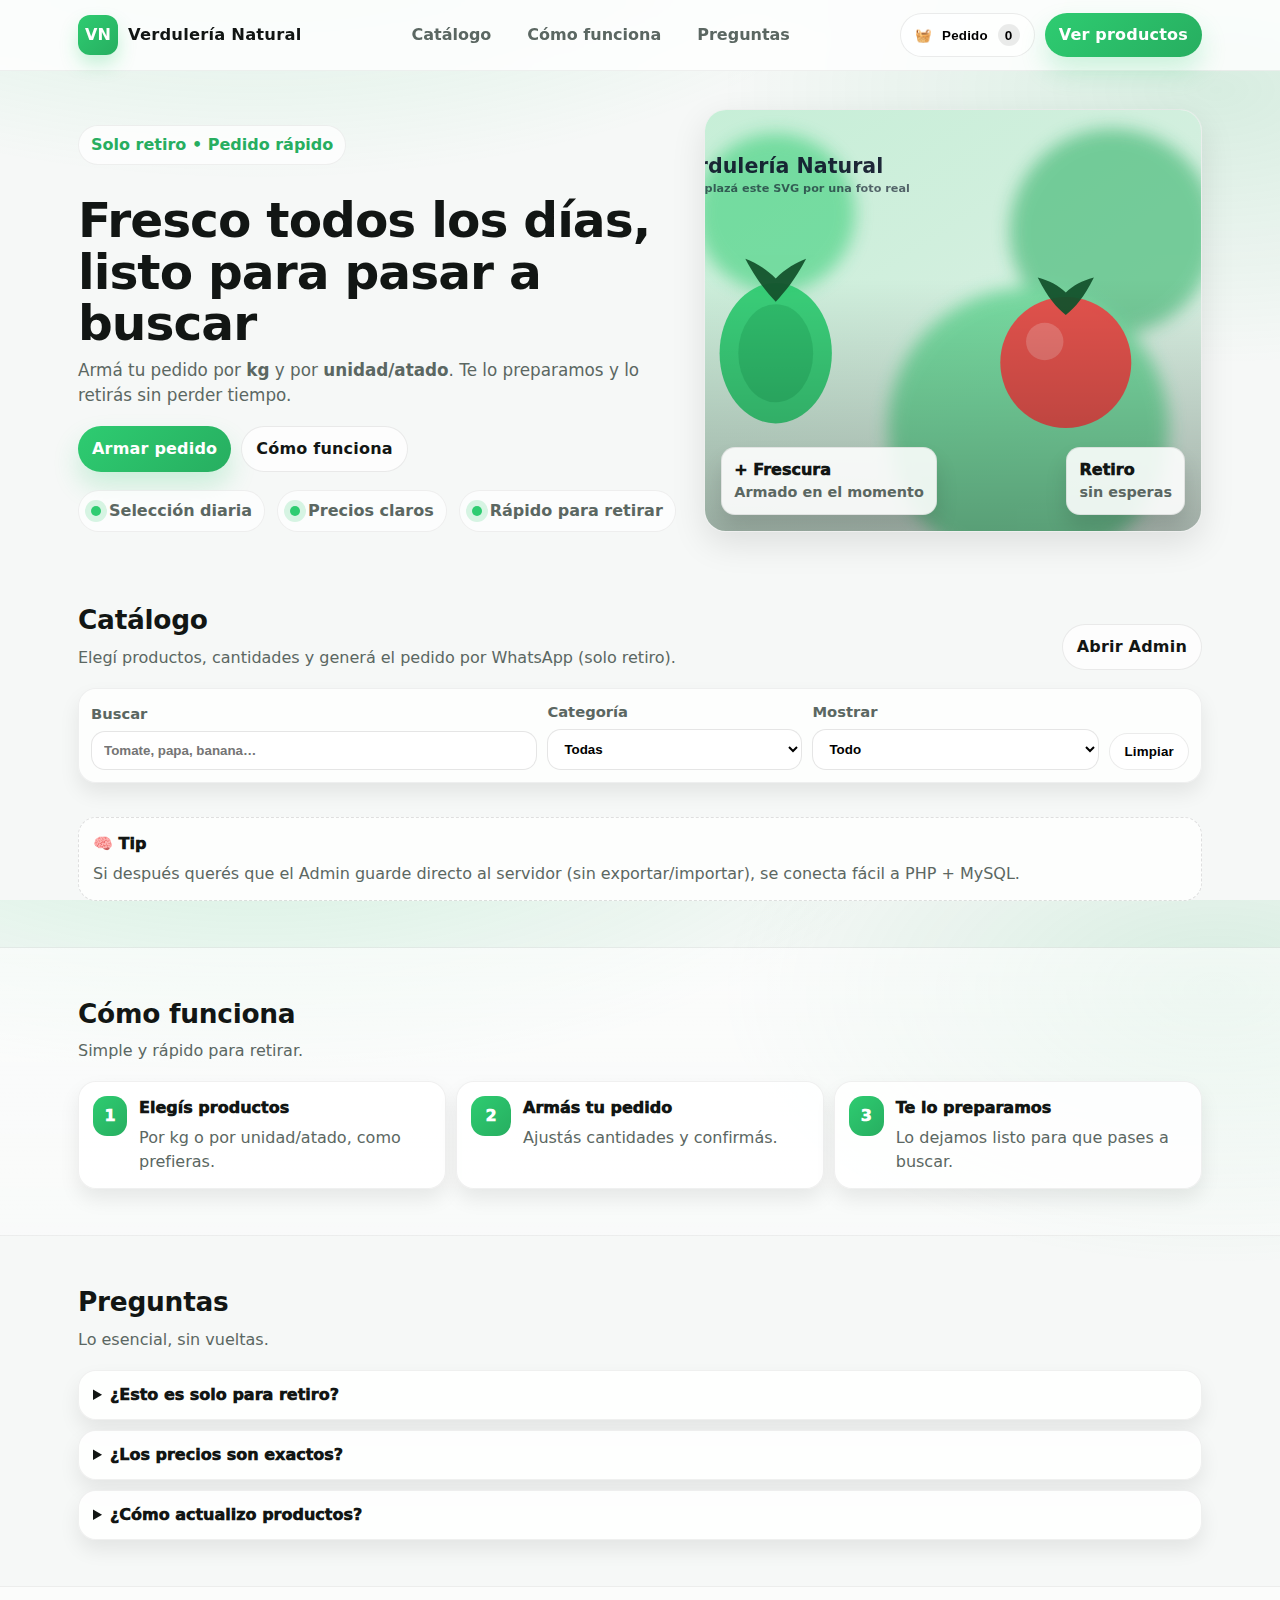
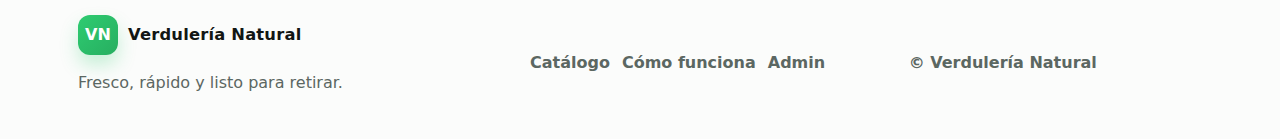
<file: index.html>
<!DOCTYPE html>
<html lang="es">
<head>
  <meta charset="UTF-8" />
  <meta name="viewport" content="width=device-width, initial-scale=1.0" />
  <title>Verdulería Natural — Fresco todos los días</title>
  <meta name="description" content="Frutas y verduras frescas. Armá tu pedido para RETIRO y te lo preparamos rápido. Por kg y por unidad/atado." />
  <link rel="stylesheet" href="css/styles.css" />
</head>

<body id="top">
  <header class="header">
    <div class="container nav">
      <a class="brand" href="#top" aria-label="Ir al inicio">
        <span class="brand-badge" aria-hidden="true">VN</span>
        <span class="brand-name">Verdulería Natural</span>
      </a>

      <nav class="navlinks" aria-label="Secciones">
        <a href="#catalogo">Catálogo</a>
        <a href="#como-funciona">Cómo funciona</a>
        <a href="#faq">Preguntas</a>
      </nav>

      <div class="nav-actions">
        <button class="btn btn-ghost" id="btnOpenCart" type="button" aria-haspopup="dialog" aria-controls="cartDrawer">
          🧺 <span class="hide-sm">Pedido</span>
          <span class="pill" id="cartCount">0</span>
        </button>
        <a class="btn btn-primary hide-sm" href="#catalogo">Ver productos</a>
      </div>
    </div>
  </header>

  <main>
    <section class="hero">
      <div class="container hero-grid">
        <div class="hero-copy">
          <p class="kicker">Solo retiro • Pedido rápido</p>
          <h1>Fresco todos los días, listo para pasar a buscar</h1>
          <p class="lead">
            Armá tu pedido por <strong>kg</strong> y por <strong>unidad/atado</strong>. Te lo preparamos y lo retirás sin perder tiempo.
          </p>

          <div class="hero-cta">
            <a class="btn btn-primary" href="#catalogo">Armar pedido</a>
            <a class="btn btn-ghost" href="#como-funciona">Cómo funciona</a>
          </div>

          <div class="trust">
            <div class="trust-item"><span class="dot" aria-hidden="true"></span><span>Selección diaria</span></div>
            <div class="trust-item"><span class="dot" aria-hidden="true"></span><span>Precios claros</span></div>
            <div class="trust-item"><span class="dot" aria-hidden="true"></span><span>Rápido para retirar</span></div>
          </div>
        </div>

        <div class="hero-card" role="img" aria-label="Ilustración de verduras">
          <img src="img/hero-placeholder.svg" alt="" />
          <div class="hero-card-overlay">
            <div class="stat">
              <div class="stat-big">+ Frescura</div>
              <div class="stat-small">Armado en el momento</div>
            </div>
            <div class="stat">
              <div class="stat-big">Retiro</div>
              <div class="stat-small">sin esperas</div>
            </div>
          </div>
        </div>
      </div>
    </section>

    <section class="section" id="catalogo">
      <div class="container">
        <div class="section-head">
          <div>
            <h2>Catálogo</h2>
            <p class="muted">Elegí productos, cantidades y generá el pedido por WhatsApp (solo retiro).</p>
          </div>
          <div class="section-actions">
            <a class="btn btn-ghost" href="admin/index.html" target="_blank" rel="noopener">Abrir Admin</a>
          </div>
        </div>

        <div class="controls">
          <label class="control">
            <span class="control-label">Buscar</span>
            <input id="q" class="input" type="search" placeholder="Tomate, papa, banana…" autocomplete="off" />
          </label>

          <label class="control">
            <span class="control-label">Categoría</span>
            <select id="cat" class="input">
              <option value="all">Todas</option>
            </select>
          </label>

          <label class="control">
            <span class="control-label">Mostrar</span>
            <select id="only" class="input">
              <option value="all">Todo</option>
              <option value="destacados">Destacados</option>
              <option value="con-stock">Solo con stock</option>
            </select>
          </label>

          <button class="btn btn-ghost" id="btnClear" type="button">Limpiar</button>
        </div>

        <div class="grid" id="gridProducts" aria-live="polite"></div>

        <div class="notice">
          <div class="notice-title">🧠 Tip</div>
          <div class="notice-body">
            Si después querés que el Admin guarde directo al servidor (sin exportar/importar), se conecta fácil a PHP + MySQL.
          </div>
        </div>
      </div>
    </section>

    <section class="section alt" id="como-funciona">
      <div class="container">
        <div class="section-head">
          <div>
            <h2>Cómo funciona</h2>
            <p class="muted">Simple y rápido para retirar.</p>
          </div>
        </div>

        <div class="steps">
          <div class="step">
            <div class="step-num">1</div>
            <div class="step-body">
              <div class="step-title">Elegís productos</div>
              <p class="muted">Por kg o por unidad/atado, como prefieras.</p>
            </div>
          </div>
          <div class="step">
            <div class="step-num">2</div>
            <div class="step-body">
              <div class="step-title">Armás tu pedido</div>
              <p class="muted">Ajustás cantidades y confirmás.</p>
            </div>
          </div>
          <div class="step">
            <div class="step-num">3</div>
            <div class="step-body">
              <div class="step-title">Te lo preparamos</div>
              <p class="muted">Lo dejamos listo para que pases a buscar.</p>
            </div>
          </div>
        </div>
      </div>
    </section>

    <section class="section" id="faq">
      <div class="container">
        <div class="section-head">
          <div>
            <h2>Preguntas</h2>
            <p class="muted">Lo esencial, sin vueltas.</p>
          </div>
        </div>

        <div class="faq">
          <details class="faq-item">
            <summary>¿Esto es solo para retiro?</summary>
            <p>Sí. El pedido se arma y se coordina para <strong>retiro</strong>.</p>
          </details>
          <details class="faq-item">
            <summary>¿Los precios son exactos?</summary>
            <p>Son estimados. El total final puede variar levemente por peso real (kg).</p>
          </details>
          <details class="faq-item">
            <summary>¿Cómo actualizo productos?</summary>
            <p>Entrás a <strong>Admin</strong>, editás y <strong>exportás</strong> el JSON para reemplazar <code>data/productos.json</code>.</p>
          </details>
        </div>
      </div>
    </section>

    <footer class="footer">
      <div class="container footer-grid">
        <div>
          <div class="brand brand-footer">
            <span class="brand-badge" aria-hidden="true">VN</span>
            <span class="brand-name">Verdulería Natural</span>
          </div>
          <p class="muted">Fresco, rápido y listo para retirar.</p>
        </div>

        <div class="footer-links">
          <a href="#catalogo">Catálogo</a>
          <a href="#como-funciona">Cómo funciona</a>
          <a href="admin/index.html" target="_blank" rel="noopener">Admin</a>
        </div>

        <div class="footer-small muted">© <span id="year"></span> Verdulería Natural</div>
      </div>
    </footer>

    <!-- CART DRAWER -->
    <div class="drawer-backdrop" id="drawerBackdrop" hidden></div>
    <aside class="drawer" id="cartDrawer" role="dialog" aria-modal="true" aria-label="Tu pedido" hidden>
      <div class="drawer-head">
        <div class="drawer-title">Tu pedido</div>
        <button class="icon-btn" id="btnCloseCart" type="button" aria-label="Cerrar">✕</button>
      </div>

      <div class="drawer-body">
        <div class="drawer-note">
          <div class="drawer-note-title">Solo retiro</div>
          <div class="drawer-note-body muted">Te lo preparamos y pasás a buscar. El total es estimado.</div>
        </div>

        <div id="cartItems" class="cart-items"></div>

        <div class="cart-meta">
          <label class="control">
            <span class="control-label">Tu nombre (opcional)</span>
            <input id="buyerName" class="input" placeholder="Ej: Agus" />
          </label>
          <label class="control">
            <span class="control-label">Horario de retiro (opcional)</span>
            <input id="pickupTime" class="input" placeholder="Ej: 18:30" />
          </label>
          <label class="control">
            <span class="control-label">Nota (opcional)</span>
            <input id="note" class="input" placeholder="Ej: Tomates bien rojos" />
          </label>
        </div>
      </div>

      <div class="drawer-foot">
        <div class="total">
          <div class="muted">Total estimado</div>
          <div class="total-amount" id="cartTotal">$0</div>
        </div>
        <div class="drawer-actions">
          <button class="btn btn-ghost" id="btnClearCart" type="button">Vaciar</button>
          <button class="btn btn-primary" id="btnWhatsApp" type="button">Enviar por WhatsApp</button>
        </div>
      </div>
    </aside>
  </main>

  <script src="js/app.js"></script>
</body>
</html>
</file>
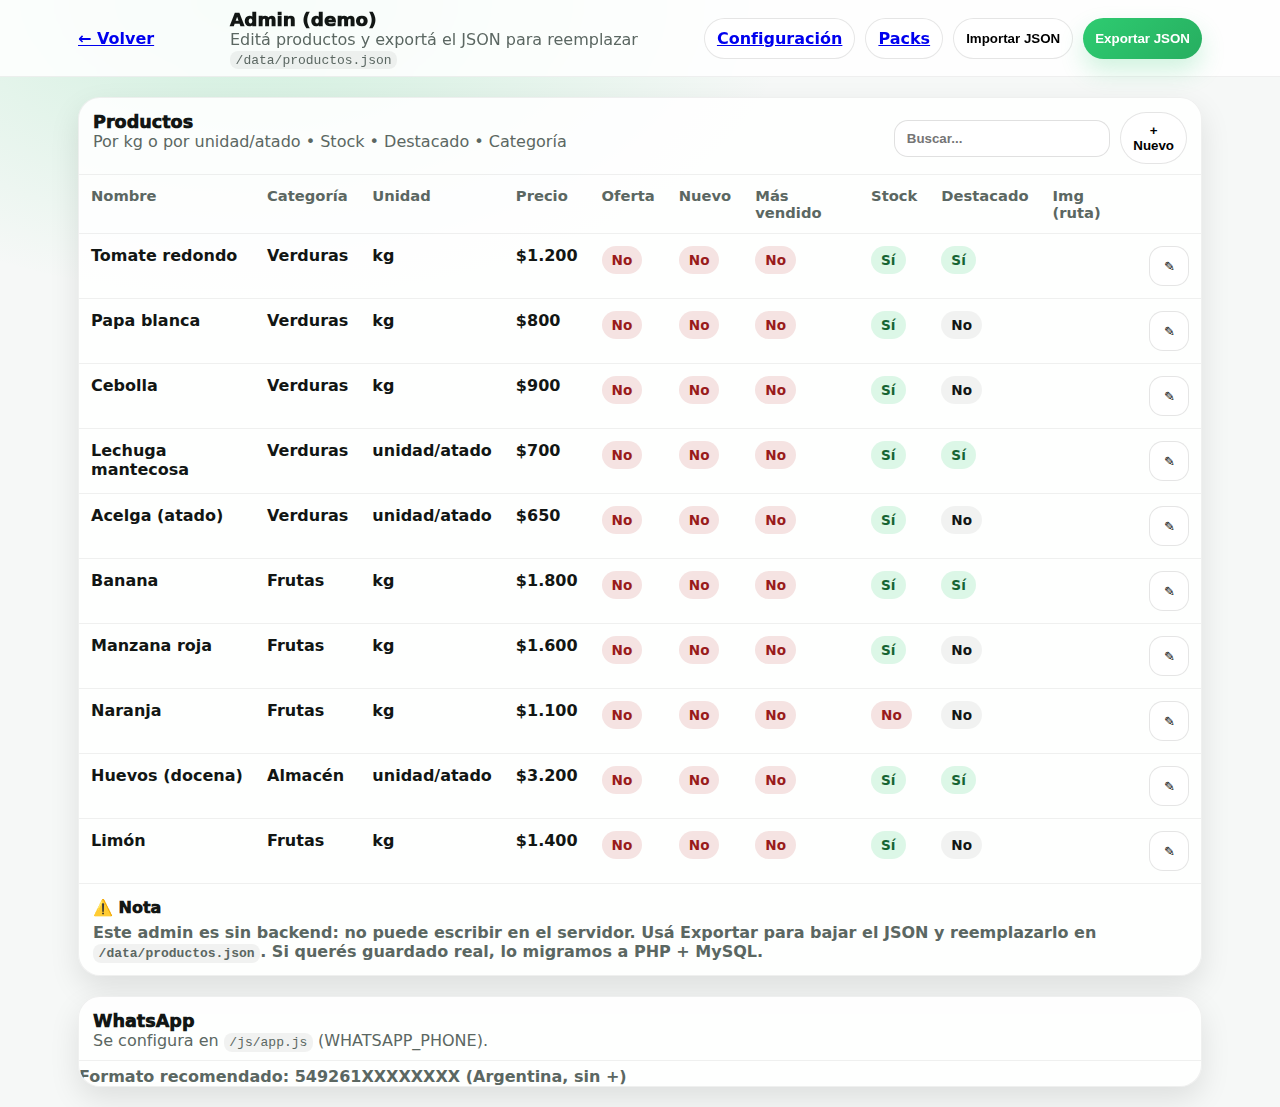
<file: admin/index.html>
<!DOCTYPE html>
<html lang="es">
<head>
  <meta charset="UTF-8" />
  <meta name="viewport" content="width=device-width, initial-scale=1.0" />
  <title>Admin — Verdulería Natural</title>
  <meta name="description" content="Panel admin demo para editar productos y exportar/importar el JSON." />
  <link rel="stylesheet" href="admin.css" />
</head>
<body>
  <header class="topbar">
    <div class="wrap topbar-grid">
      <a class="brand" href="../pc/" id="btnVolver">← Volver</a>
      <div class="title">
        <div class="h1">Admin (demo)</div>
        <div class="muted">Editá productos y exportá el JSON para reemplazar <code>/data/productos.json</code></div>
      </div>
      <div class="actions">
        <a class="btn" href="config.html">Configuración</a>
        <a class="btn" href="packs.html">Packs</a>
        <button class="btn" id="btnImport">Importar JSON</button>
        <button class="btn primary" id="btnExport">Exportar JSON</button>
      </div>
    </div>
  </header>

  <main class="wrap">
    <section class="panel">
      <div class="panel-head">
        <div>
          <div class="h2">Productos</div>
          <div class="muted">Por kg o por unidad/atado • Stock • Destacado • Categoría</div>
        </div>
        <div class="panel-actions">
          <input class="input" id="search" placeholder="Buscar..." />
          <button class="btn" id="btnAdd">+ Nuevo</button>
        </div>
      </div>

      <div class="table-wrap">
        <table class="table">
          <thead>
            <tr>
              <th>Nombre</th>
              <th>Categoría</th>
              <th>Unidad</th>
              <th>Precio</th>
              <th>Oferta</th>
              <th>Nuevo</th>
              <th>Más vendido</th>
              <th>Stock</th>
              <th>Destacado</th>
              <th>Img (ruta)</th>
              <th></th>
            </tr>
          </thead>
          <tbody id="tbody"></tbody>
        </table>
      </div>

      <div class="hint">
        <div class="hint-title">⚠️ Nota</div>
        <div class="hint-body">
          Este admin es <strong>sin backend</strong>: no puede escribir en el servidor.
          Usá <strong>Exportar</strong> para bajar el JSON y reemplazarlo en <code>/data/productos.json</code>.
          Si querés guardado real, lo migramos a <strong>PHP + MySQL</strong>.
        </div>
      </div>
    </section>

    <section class="panel">
      <div class="panel-head">
        <div>
          <div class="h2">WhatsApp</div>
          <div class="muted">Se configura en <code>/js/app.js</code> (WHATSAPP_PHONE).</div>
        </div>
      </div>
      <div class="hint-body muted">Formato recomendado: <strong>549261XXXXXXXX</strong> (Argentina, sin +)</div>
    </section>
  </main>

  <input type="file" id="fileInput" accept="application/json" hidden />

  <div class="modal-backdrop" id="modalBackdrop" hidden></div>
  <div class="modal" id="modal" role="dialog" aria-modal="true" hidden>
    <div class="modal-head">
      <div class="h2" id="modalTitle">Nuevo producto</div>
      <button class="icon" id="btnClose" aria-label="Cerrar">✕</button>
    </div>
    <div class="modal-body">
      <div class="form">
        <label class="field" style="grid-column:1/-1">
          <span>Nombre</span>
          <input class="input" id="f_nombre" />
        </label>
        <label class="field">
          <span>Categoría</span>
          <input class="input" id="f_categoria" placeholder="Verduras / Frutas / Almacén..." />
        </label>
        <label class="field">
          <span>Unidad</span>
          <select class="input" id="f_unidad">
            <option value="kg">kg</option>
            <option value="unidad">unidad/atado</option>
          </select>
        </label>
        <label class="field">
          <span>Precio (ARS)</span>
          <input class="input" id="f_precio" type="number" min="0" step="1" />
        </label>
        <label class="field">
          <span>Precio oferta (opcional)</span>
          <input class="input" id="f_precio_oferta" type="number" min="0" step="1" placeholder="Ej: 999" />
        </label>
        <label class="field row">
          <span>Stock</span>
          <input id="f_stock" type="checkbox" />
        </label>
        <label class="field row">
          <span>Destacado</span>
          <input id="f_destacado" type="checkbox" />
        </label>
        <label class="field row">
          <span>Oferta</span>
          <input id="f_oferta" type="checkbox" />
        </label>
        <label class="field row">
          <span>Nuevo</span>
          <input id="f_nuevo" type="checkbox" />
        </label>
        <label class="field row">
          <span>Más vendido</span>
          <input id="f_mas_vendido" type="checkbox" />
        </label>
        <label class="field">
          <span>Stock bajo (umbral)</span>
          <input class="input" id="f_stock_bajo" type="number" min="0" step="1" placeholder="0 = sin alerta" />
        </label>
        <label class="field" style="grid-column:1/-1">
          <span>Img (ruta)</span>
          <input class="input" id="f_img" placeholder="img/productos/tomate.webp" />
        </label>
      </div>
    </div>
    <div class="modal-foot">
      <button class="btn" id="btnDelete" hidden>Eliminar</button>
      <div style="display:flex; gap:10px">
        <button class="btn" id="btnCancel">Cancelar</button>
        <button class="btn primary" id="btnSave">Guardar</button>
      </div>
    </div>
  </div>

  <script src="admin.js"></script>

<script>
/* btnVolverSmart: avoid 404 and return to correct view */
(function(){
  var a = document.getElementById('btnVolver');
  if(!a) return;
  // Prefer history.back when available
  try{
    if (window.history && history.length > 1) {
      a.addEventListener('click', function(e){
        e.preventDefault();
        history.back();
      });
      return;
    }
  }catch(e){}
  var ua = (navigator.userAgent||"").toLowerCase();
  var isMobile = /(android|iphone|ipod|ipad|iemobile|blackberry|opera mini|mobile|webos)/.test(ua);
  a.setAttribute('href', isMobile ? '../mobile/' : '../pc/');
  a.dataset.btnVolverSmart = '1';
})();
</script>

</body>
</html>
</file>
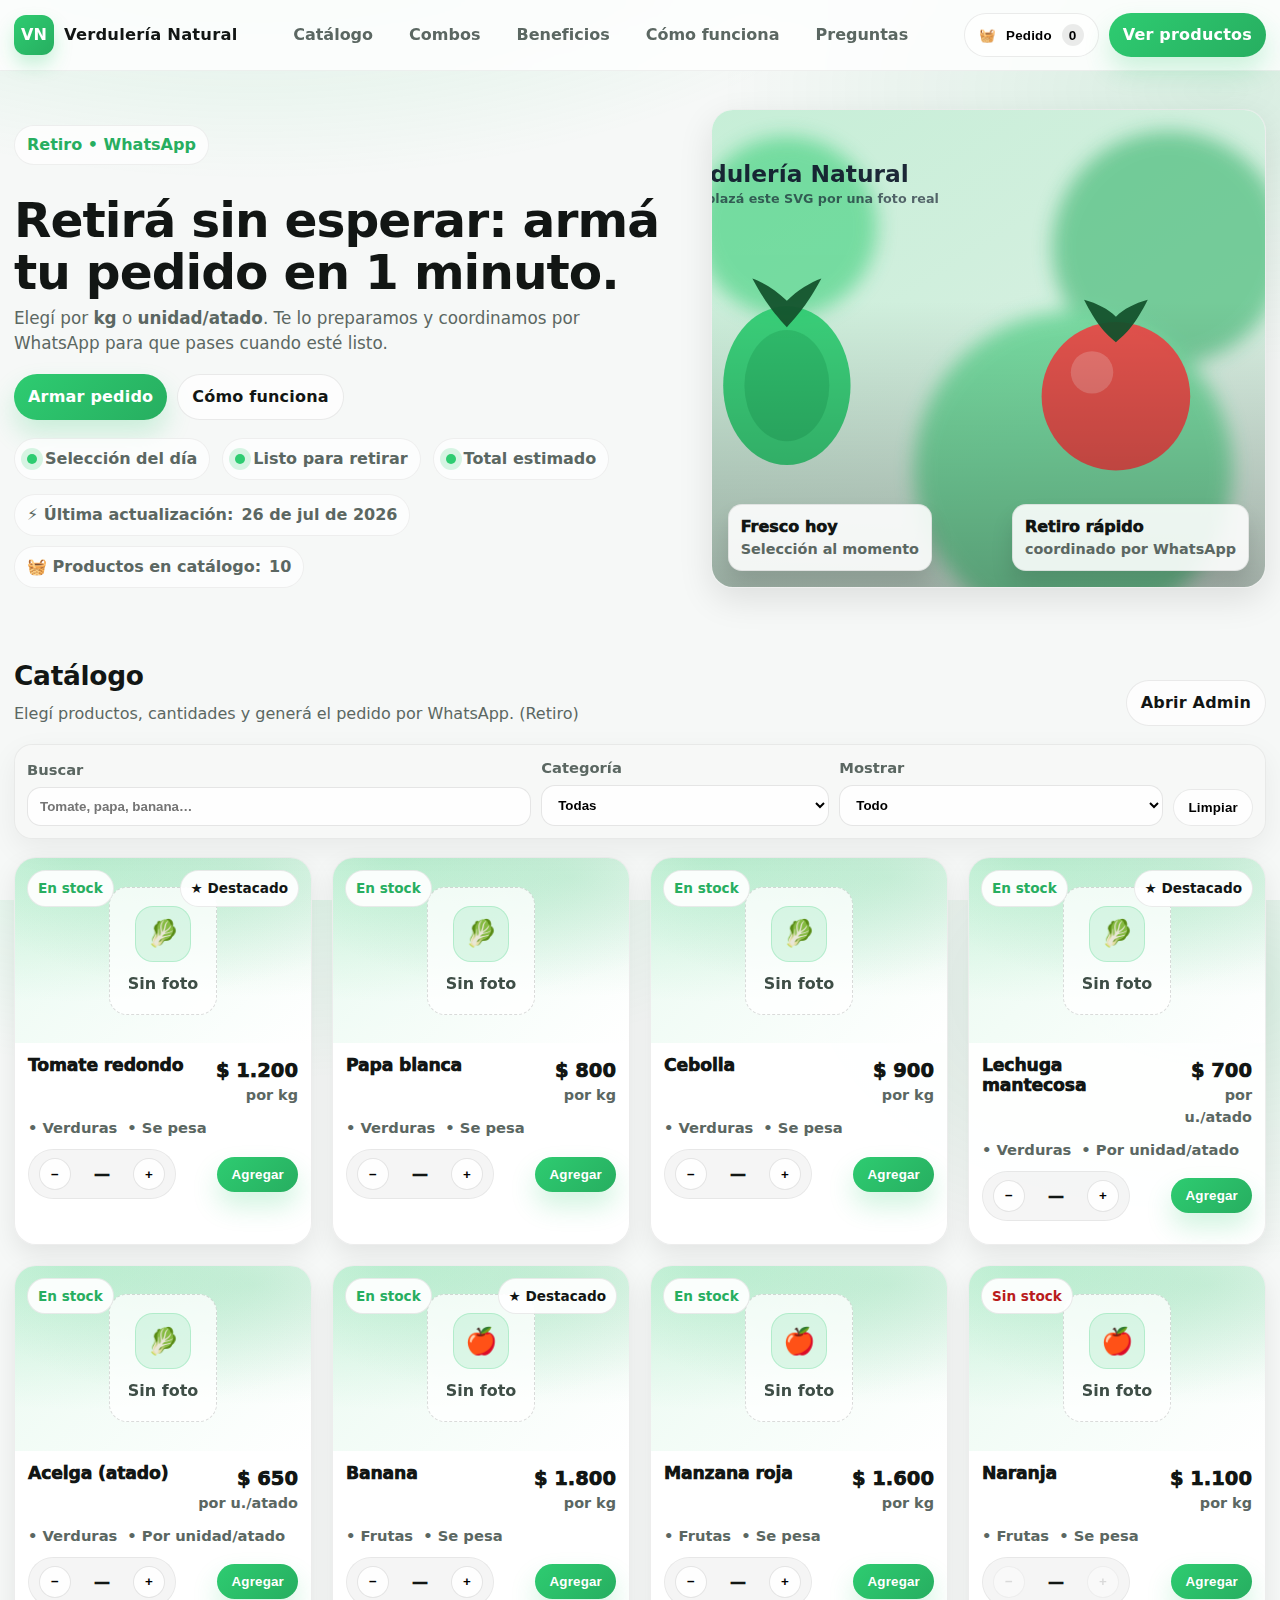
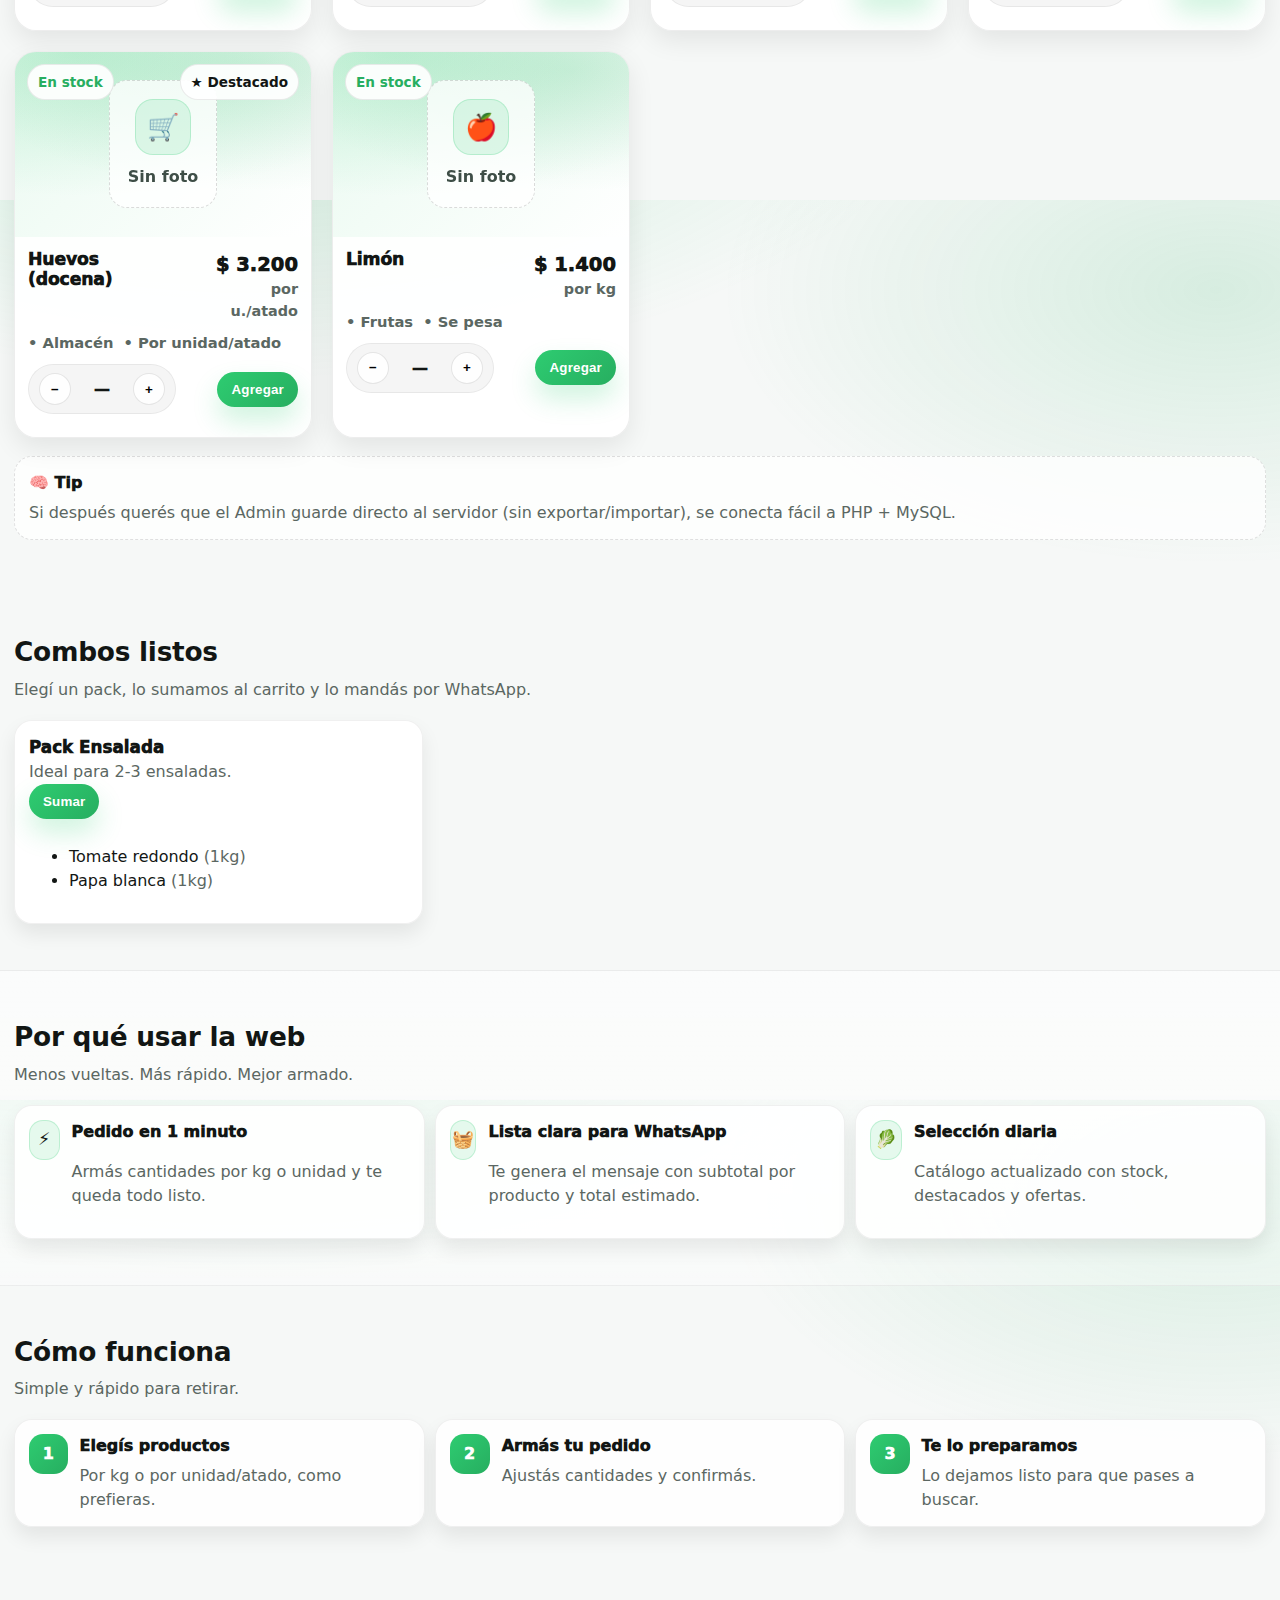
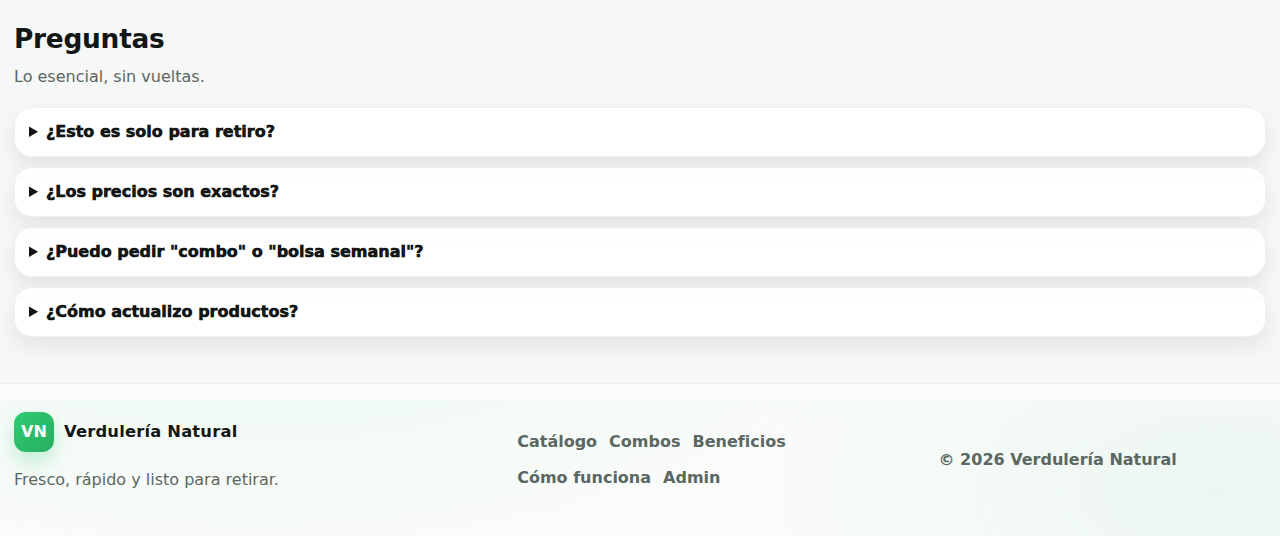
<file: mobile/index.html>
<!DOCTYPE html>
<html lang="es">
<head>
  <meta charset="UTF-8" />
  <meta name="viewport" content="width=device-width, initial-scale=1.0" />
  <title>Verdulería Natural — Fresco todos los días</title>
  <meta name="description" content="Frutas y verduras frescas. Armá tu pedido para RETIRO y te lo preparamos rápido. Por kg y por unidad/atado." />
  <meta name="theme-color" content="#2ecc71" />

  <!-- Open Graph (mejor preview al compartir) -->
  <meta property="og:title" content="Verdulería Natural — Pedido rápido" />
  <meta property="og:description" content="Armá tu pedido en 1 minuto. Lo preparamos y coordinamos por WhatsApp." />
  <meta property="og:type" content="website" />
  <meta property="og:image" content="../assets/img/hero-placeholder.svg" />

  <link rel="stylesheet" href="css/styles.css" />
</head>

<body id="top" class="view-mobile">
  <header class="header">
    <div class="container nav">
      <a class="brand" href="#top" aria-label="Ir al inicio">
        <span class="brand-badge" aria-hidden="true">VN</span>
        <span class="brand-name">Verdulería Natural</span>
      </a>

      <nav class="navlinks" aria-label="Secciones">
        <a href="#catalogo">Catálogo</a>
        <a href="#combos">Combos</a>
        <a href="#beneficios">Beneficios</a>
        <a href="#como-funciona">Cómo funciona</a>
        <a href="#faq">Preguntas</a>
      </nav>

      <div class="nav-actions">
        <button class="btn btn-ghost" id="btnOpenCart" type="button" aria-haspopup="dialog" aria-controls="cartDrawer">
          🧺 <span class="hide-sm">Pedido</span>
          <span class="pill" id="cartCount">0</span>
        </button>
        <a class="btn btn-primary hide-sm" href="#catalogo">Ver productos</a>
      </div>
    </div>
  </header>

  <main>
    <section class="hero" aria-label="Portada">
      <div class="container hero-grid">
        <div class="hero-copy">
          <p class="kicker" id="heroKicker">Retiro • WhatsApp</p>
          <h1 id="heroTitle">Retirá sin esperar: armá tu pedido en 1 minuto.</h1>
          <p class="lead" id="heroLead">
            Elegí por <strong>kg</strong> o <strong>unidad/atado</strong>. Te lo preparamos y coordinamos por WhatsApp para que pases cuando esté listo.
          </p>

          <div class="hero-cta">
            <a class="btn btn-primary" href="#catalogo">Armar pedido</a>
            <a class="btn btn-ghost" href="#como-funciona">Cómo funciona</a>
          </div>

          <div class="trust">
            <div class="trust-item"><span class="dot" aria-hidden="true"></span><span>Selección del día</span></div>
            <div class="trust-item"><span class="dot" aria-hidden="true"></span><span>Listo para retirar</span></div>
            <div class="trust-item"><span class="dot" aria-hidden="true"></span><span>Total estimado</span></div>
          </div>

          <div class="micro" id="microProof" aria-live="polite">
            <span class="micro-pill">⚡ Última actualización: <strong id="lastUpdate">—</strong></span>
            <span class="micro-pill">🧺 Productos en catálogo: <strong id="skuCount">—</strong></span>
          </div>
        </div>

        <div class="hero-card" role="img" aria-label="Ilustración de verduras">
          <img src="../assets/img/hero-placeholder.svg" alt="" />
          <div class="hero-card-overlay">
            <div class="stat">
              <div class="stat-big">Fresco hoy</div>
              <div class="stat-small">Selección al momento</div>
            </div>
            <div class="stat">
              <div class="stat-big">Retiro rápido</div>
              <div class="stat-small">coordinado por WhatsApp</div>
            </div>
          </div>
        </div>
      </div>
    </section>

    <section class="section" id="catalogo" aria-label="Catálogo">
      <div class="container">
        <div class="section-head">
          <div>
            <h2>Catálogo</h2>
            <p class="muted" id="catalogLead">Elegí productos, cantidades y generá el pedido por WhatsApp.</p>
          </div>
          <div class="section-actions">
            <a class="btn btn-ghost" href="../admin/" target="_blank" rel="noopener">Abrir Admin</a>
          </div>
        </div>

        <div class="controls">
          <label class="control">
            <span class="control-label">Buscar</span>
            <input id="q" class="input" type="search" placeholder="Tomate, papa, banana…" autocomplete="off" />
          </label>

          <label class="control">
            <span class="control-label">Categoría</span>
            <select id="cat" class="input">
              <option value="all">Todas</option>
            </select>
          </label>

          <label class="control">
            <span class="control-label">Mostrar</span>
            <select id="only" class="input">
              <option value="all">Todo</option>
              <option value="destacados">Destacados</option>
              <option value="ofertas">Ofertas</option>
              <option value="mas-vendidos">Más vendidos</option>
              <option value="con-stock">Solo con stock</option>
            </select>
          </label>

          <button class="btn btn-ghost" id="btnClear" type="button">Limpiar</button>
        </div>

        <div class="grid" id="gridProducts" aria-live="polite"></div>

        <div class="notice">
          <div class="notice-title">🧠 Tip</div>
          <div class="notice-body">
            Si después querés que el Admin guarde directo al servidor (sin exportar/importar), se conecta fácil a PHP + MySQL.
          </div>
        </div>
      </div>
    </section>

    <!-- COMBOS / PACKS (alto impacto: menos fricción) -->
    <section class="section" id="combos" aria-label="Combos">
      <div class="container">
        <div class="section-head">
          <div>
            <h2>Combos listos</h2>
            <p class="muted">Elegí un pack, lo sumamos al carrito y lo mandás por WhatsApp.</p>
          </div>
        </div>
        <div class="packs" id="packs" aria-live="polite"></div>
      </div>
    </section>

    <section class="section alt" id="beneficios" aria-label="Beneficios">
      <div class="container">
        <div class="section-head">
          <div>
            <h2>Por qué usar la web</h2>
            <p class="muted">Menos vueltas. Más rápido. Mejor armado.</p>
          </div>
        </div>
        <div class="benefits" id="benefits">
          <div class="benefit">
            <div class="benefit-ico" aria-hidden="true">⚡</div>
            <div>
              <div class="benefit-title">Pedido en 1 minuto</div>
              <p class="muted">Armás cantidades por kg o unidad y te queda todo listo.</p>
            </div>
          </div>
          <div class="benefit">
            <div class="benefit-ico" aria-hidden="true">🧺</div>
            <div>
              <div class="benefit-title">Lista clara para WhatsApp</div>
              <p class="muted">Te genera el mensaje con subtotal por producto y total estimado.</p>
            </div>
          </div>
          <div class="benefit">
            <div class="benefit-ico" aria-hidden="true">🥬</div>
            <div>
              <div class="benefit-title">Selección diaria</div>
              <p class="muted">Catálogo actualizado con stock, destacados y ofertas.</p>
            </div>
          </div>
        </div>
      </div>
    </section>

    <section class="section" id="como-funciona" aria-label="Cómo funciona">
      <div class="container">
        <div class="section-head">
          <div>
            <h2>Cómo funciona</h2>
            <p class="muted">Simple y rápido para retirar.</p>
          </div>
        </div>

        <div class="steps">
          <div class="step">
            <div class="step-num">1</div>
            <div class="step-body">
              <div class="step-title">Elegís productos</div>
              <p class="muted">Por kg o por unidad/atado, como prefieras.</p>
            </div>
          </div>
          <div class="step">
            <div class="step-num">2</div>
            <div class="step-body">
              <div class="step-title">Armás tu pedido</div>
              <p class="muted">Ajustás cantidades y confirmás.</p>
            </div>
          </div>
          <div class="step">
            <div class="step-num">3</div>
            <div class="step-body">
              <div class="step-title">Te lo preparamos</div>
              <p class="muted">Lo dejamos listo para que pases a buscar.</p>
            </div>
          </div>
        </div>
      </div>
    </section>

    <section class="section" id="faq">
      <div class="container">
        <div class="section-head">
          <div>
            <h2>Preguntas</h2>
            <p class="muted">Lo esencial, sin vueltas.</p>
          </div>
        </div>

        <div class="faq">
          <details class="faq-item">
            <summary>¿Esto es solo para retiro?</summary>
            <p>Sí. El pedido se arma y se coordina para <strong>retiro</strong>.</p>
          </details>
          <details class="faq-item">
            <summary>¿Los precios son exactos?</summary>
            <p>Son estimados. El total final puede variar levemente por peso real (kg).</p>
          </details>

          <details class="faq-item">
            <summary>¿Puedo pedir "combo" o "bolsa semanal"?</summary>
            <p>Sí. Abajo del catálogo vas a ver <strong>combos</strong> listos para agregar al pedido.</p>
          </details>
          <details class="faq-item">
            <summary>¿Cómo actualizo productos?</summary>
            <p>Entrás a <strong>Admin</strong>, editás y <strong>exportás</strong> el JSON para reemplazar <code>data/productos.json</code>.</p>
          </details>
        </div>
      </div>
    </section>

    <footer class="footer">
      <div class="container footer-grid">
        <div>
          <div class="brand brand-footer">
            <span class="brand-badge" aria-hidden="true">VN</span>
            <span class="brand-name">Verdulería Natural</span>
          </div>
          <p class="muted">Fresco, rápido y listo para retirar.</p>
        </div>

        <div class="footer-links">
          <a href="#catalogo">Catálogo</a>
          <a href="#combos">Combos</a>
          <a href="#beneficios">Beneficios</a>
          <a href="#como-funciona">Cómo funciona</a>
          <a href="../admin/" target="_blank" rel="noopener">Admin</a>
        </div>

        <div class="footer-small muted">© <span id="year"></span> Verdulería Natural</div>
      </div>
    </footer>

    <!-- CART DRAWER -->
    <div class="drawer-backdrop" id="drawerBackdrop" hidden></div>
    <aside class="drawer" id="cartDrawer" role="dialog" aria-modal="true" aria-label="Tu pedido" hidden>
      <div class="drawer-head">
        <div class="drawer-title">Tu pedido</div>
        <button class="icon-btn" id="btnCloseCart" type="button" aria-label="Cerrar">✕</button>
      </div>

      <div class="drawer-body">
        <div class="drawer-note">
          <div class="drawer-note-title" id="drawerModeTitle">Coordinación por WhatsApp</div>
          <div class="drawer-note-body muted" id="drawerModeBody">Te confirmamos y coordinamos. El total es estimado.</div>
        </div>

        <div id="cartItems" class="cart-items"></div>

        <div class="cart-meta">
          <label class="control">
            <span class="control-label">Tu nombre (opcional)</span>
            <input id="buyerName" class="input" placeholder="Ej: Agus" />
          </label>
          <label class="control">
            <span class="control-label">Horario de retiro (opcional)</span>
            <input id="pickupTime" class="input" placeholder="Ej: 18:30" />
          </label>
          <label class="control" id="addressWrap" hidden>
            <span class="control-label">Dirección para entrega (opcional)</span>
            <input id="address" class="input" placeholder="Calle 123, Barrio..." />
          </label>
          <label class="control">
            <span class="control-label">Nota (opcional)</span>
            <input id="note" class="input" placeholder="Ej: Tomates bien rojos" />
          </label>
        </div>
      </div>

      <div class="drawer-foot">
        <div class="total">
          <div class="muted">Total estimado</div>
          <div class="total-amount" id="cartTotal">$0</div>
        </div>
        <div class="drawer-actions">
          <button class="btn btn-ghost" id="btnClearCart" type="button">Vaciar</button>
          <button class="btn btn-primary" id="btnWhatsApp" type="button">Enviar por WhatsApp</button>
        </div>
      </div>
    </aside>
  </main>

  <script src="js/app.js"></script>
  
  <!-- Mobile Bottom Bar (CTA always visible) -->
  <div class="mobile-bar" id="mobileBar" hidden>
    <button class="btn btn-ghost" id="btnOpenCart2" type="button" aria-haspopup="dialog" aria-controls="cartDrawer">
      🧺 Pedido <span class="pill" id="cartCount2">0</span>
    </button>
    <button class="btn btn-primary" id="btnWhatsApp2" type="button">Enviar WhatsApp</button>
  </div>
</body>
</html>
</file>
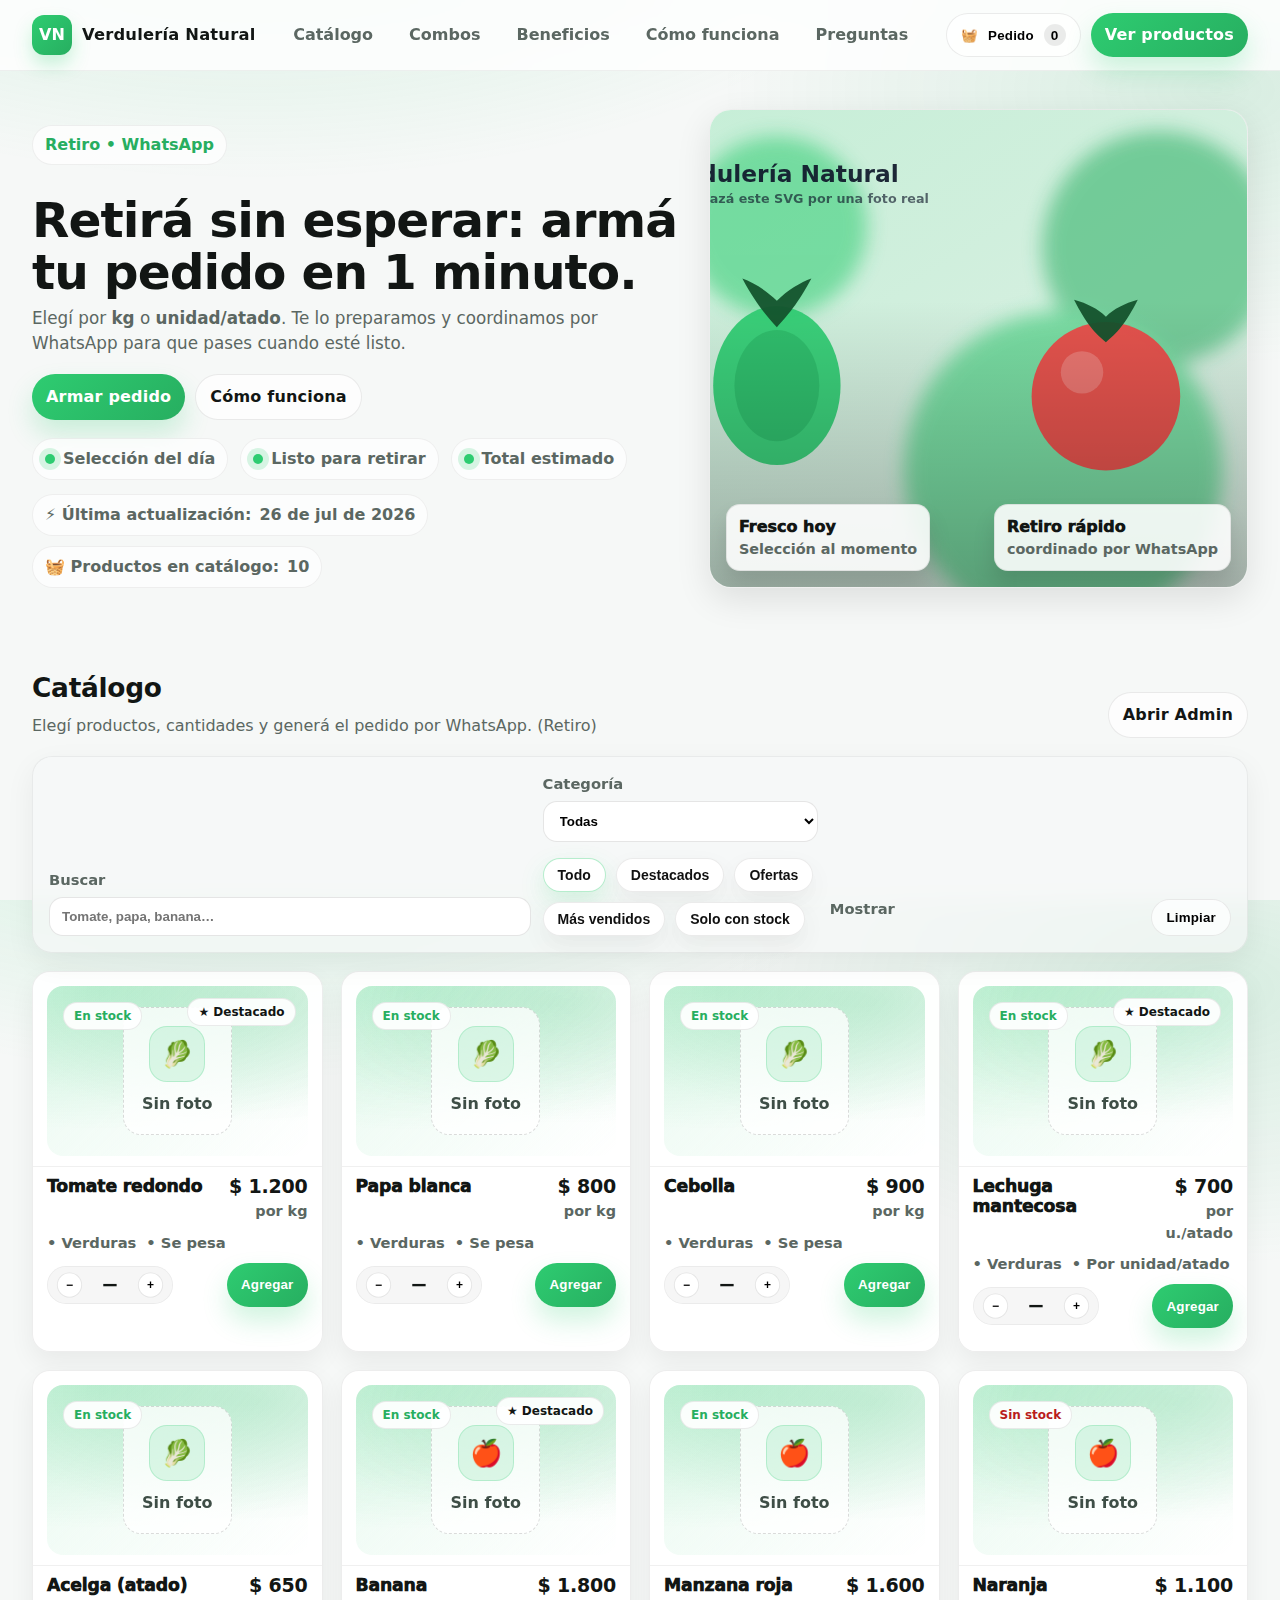
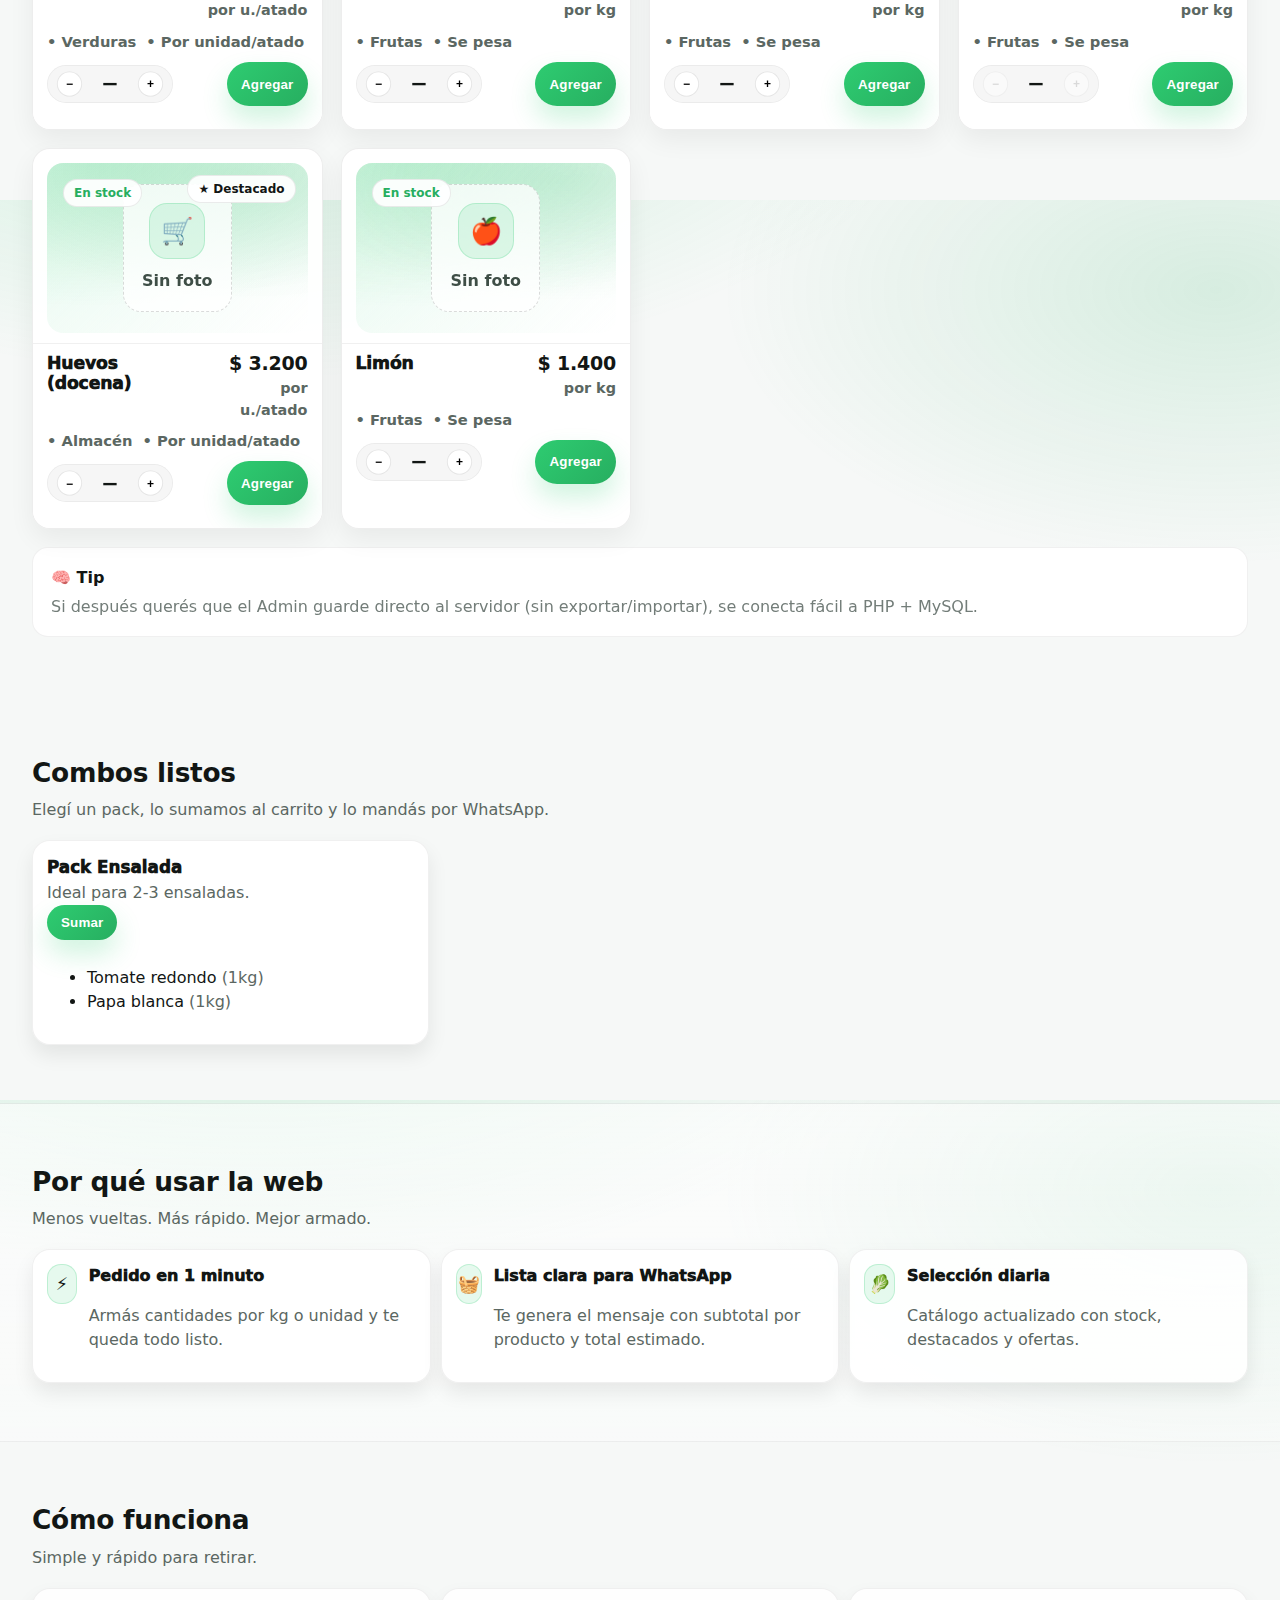
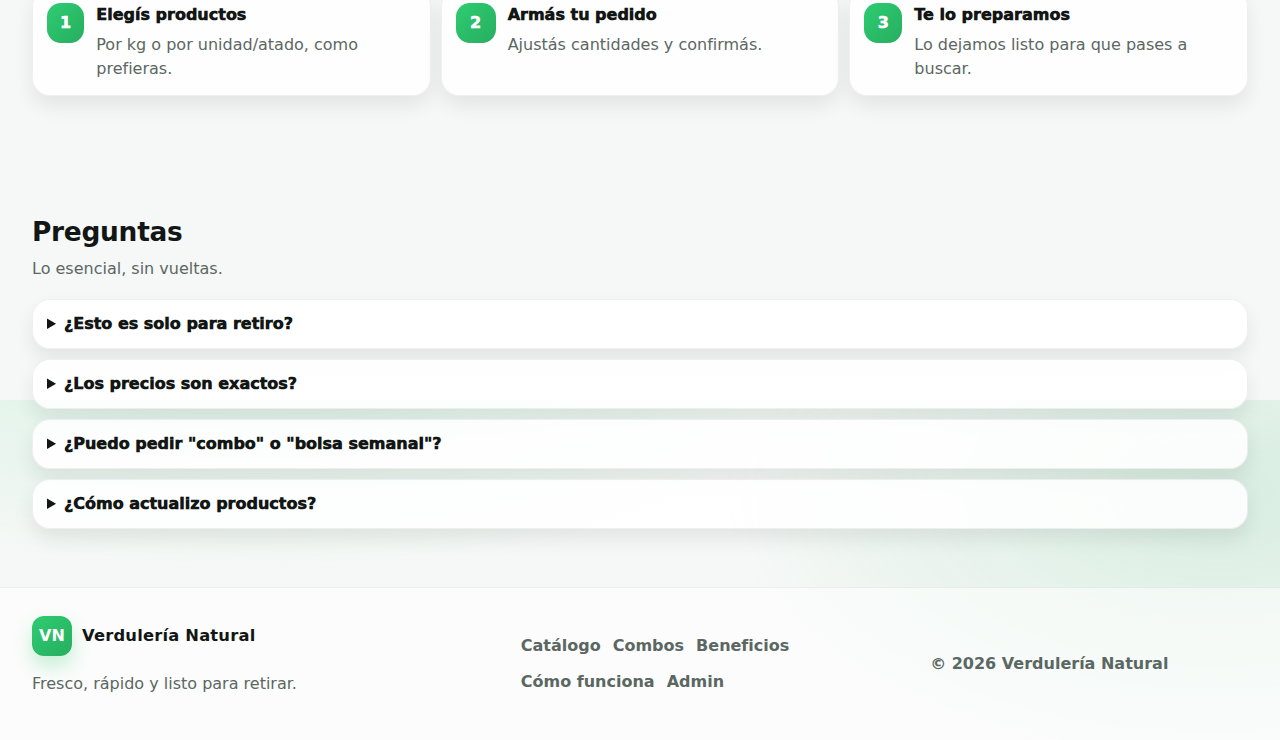
<file: pc/index.html>
<!DOCTYPE html>
<html lang="es">
<head>
  <meta charset="UTF-8" />
  <meta name="viewport" content="width=device-width, initial-scale=1.0" />
  <title>Verdulería Natural — Fresco todos los días</title>
  <meta name="description" content="Frutas y verduras frescas. Armá tu pedido para RETIRO y te lo preparamos rápido. Por kg y por unidad/atado." />
  <meta name="theme-color" content="#2ecc71" />

  
  <link rel="icon" href="../favicon.ico">
<!-- Open Graph (mejor preview al compartir) -->
  <meta property="og:title" content="Verdulería Natural — Pedido rápido" />
  <meta property="og:description" content="Armá tu pedido en 1 minuto. Lo preparamos y coordinamos por WhatsApp." />
  <meta property="og:type" content="website" />
  <meta property="og:image" content="../assets/img/hero-placeholder.svg" />

  <link rel="stylesheet" href="css/styles.css" />
</head>

<body id="top" class="view-pc">
  <header class="header">
    <div class="container nav">
      <a class="brand" href="#top" aria-label="Ir al inicio">
        <span class="brand-badge" aria-hidden="true">VN</span>
        <span class="brand-name">Verdulería Natural</span>
      </a>

      <nav class="navlinks" aria-label="Secciones">
        <a href="#catalogo">Catálogo</a>
        <a href="#combos">Combos</a>
        <a href="#beneficios">Beneficios</a>
        <a href="#como-funciona">Cómo funciona</a>
        <a href="#faq">Preguntas</a>
      </nav>

      <div class="nav-actions">
        <button class="btn btn-ghost" id="btnOpenCart" type="button" aria-haspopup="dialog" aria-controls="cartDrawer">
          🧺 <span class="hide-sm">Pedido</span>
          <span class="pill" id="cartCount">0</span>
        </button>
        <a class="btn btn-primary hide-sm" href="#catalogo">Ver productos</a>
      </div>
    </div>
  </header>

  <main>
    <section class="hero" aria-label="Portada">
      <div class="container hero-grid">
        <div class="hero-copy">
          <p class="kicker" id="heroKicker">Retiro • WhatsApp</p>
          <h1 id="heroTitle">Retirá sin esperar: armá tu pedido en 1 minuto.</h1>
          <p class="lead" id="heroLead">
            Elegí por <strong>kg</strong> o <strong>unidad/atado</strong>. Te lo preparamos y coordinamos por WhatsApp para que pases cuando esté listo.
          </p>

          <div class="hero-cta">
            <a class="btn btn-primary" href="#catalogo">Armar pedido</a>
            <a class="btn btn-ghost" href="#como-funciona">Cómo funciona</a>
          </div>

          <div class="trust">
            <div class="trust-item"><span class="dot" aria-hidden="true"></span><span>Selección del día</span></div>
            <div class="trust-item"><span class="dot" aria-hidden="true"></span><span>Listo para retirar</span></div>
            <div class="trust-item"><span class="dot" aria-hidden="true"></span><span>Total estimado</span></div>
          </div>

          <div class="micro" id="microProof" aria-live="polite">
            <span class="micro-pill">⚡ Última actualización: <strong id="lastUpdate">—</strong></span>
            <span class="micro-pill">🧺 Productos en catálogo: <strong id="skuCount">—</strong></span>
          </div>
        </div>

        <div class="hero-card" role="img" aria-label="Ilustración de verduras">
          <img src="../assets/img/hero-placeholder.svg" alt="" />
          <div class="hero-card-overlay">
            <div class="stat">
              <div class="stat-big">Fresco hoy</div>
              <div class="stat-small">Selección al momento</div>
            </div>
            <div class="stat">
              <div class="stat-big">Retiro rápido</div>
              <div class="stat-small">coordinado por WhatsApp</div>
            </div>
          </div>
        </div>
      </div>
    </section>

    <section class="section" id="catalogo" aria-label="Catálogo">
      <div class="container">
        <div class="section-head">
          <div>
            <h2>Catálogo</h2>
            <p class="muted" id="catalogLead">Elegí productos, cantidades y generá el pedido por WhatsApp.</p>
          </div>
          <div class="section-actions">
            <a class="btn btn-ghost" href="../admin/" target="_blank" rel="noopener">Abrir Admin</a>
          </div>
        </div>

        <div class="controls">
          <label class="control">
            <span class="control-label">Buscar</span>
            <input id="q" class="input" type="search" placeholder="Tomate, papa, banana…" autocomplete="off" />
          </label>

          <label class="control">
            <span class="control-label">Categoría</span>
            <select id="cat" class="input">
              <option value="all">Todas</option>
            </select>
            <div class="chips" id="onlyChips" aria-label="Mostrar"></div>

          </label>

          <label class="control">
            <span class="control-label">Mostrar</span>
            <select id="only" class="input sr-only">
              <option value="all">Todo</option>
              <option value="destacados">Destacados</option>
              <option value="ofertas">Ofertas</option>
              <option value="mas-vendidos">Más vendidos</option>
              <option value="con-stock">Solo con stock</option>
            </select>
            <div class="chips" id="onlyChips" aria-label="Mostrar"></div>

          </label>

          <button class="btn btn-ghost" id="btnClear" type="button">Limpiar</button>
        </div>

        <div class="grid" id="gridProducts" aria-live="polite"></div>

        <div class="notice">
          <div class="notice-title">🧠 Tip</div>
          <div class="notice-body">
            Si después querés que el Admin guarde directo al servidor (sin exportar/importar), se conecta fácil a PHP + MySQL.
          </div>
        </div>
      </div>
    </section>

    <!-- COMBOS / PACKS (alto impacto: menos fricción) -->
    <section class="section" id="combos" aria-label="Combos">
      <div class="container">
        <div class="section-head">
          <div>
            <h2>Combos listos</h2>
            <p class="muted">Elegí un pack, lo sumamos al carrito y lo mandás por WhatsApp.</p>
          </div>
        </div>
        <div class="packs" id="packs" aria-live="polite"></div>
      </div>
    </section>

    <section class="section alt" id="beneficios" aria-label="Beneficios">
      <div class="container">
        <div class="section-head">
          <div>
            <h2>Por qué usar la web</h2>
            <p class="muted">Menos vueltas. Más rápido. Mejor armado.</p>
          </div>
        </div>
        <div class="benefits" id="benefits">
          <div class="benefit">
            <div class="benefit-ico" aria-hidden="true">⚡</div>
            <div>
              <div class="benefit-title">Pedido en 1 minuto</div>
              <p class="muted">Armás cantidades por kg o unidad y te queda todo listo.</p>
            </div>
          </div>
          <div class="benefit">
            <div class="benefit-ico" aria-hidden="true">🧺</div>
            <div>
              <div class="benefit-title">Lista clara para WhatsApp</div>
              <p class="muted">Te genera el mensaje con subtotal por producto y total estimado.</p>
            </div>
          </div>
          <div class="benefit">
            <div class="benefit-ico" aria-hidden="true">🥬</div>
            <div>
              <div class="benefit-title">Selección diaria</div>
              <p class="muted">Catálogo actualizado con stock, destacados y ofertas.</p>
            </div>
          </div>
        </div>
      </div>
    </section>

    <section class="section" id="como-funciona" aria-label="Cómo funciona">
      <div class="container">
        <div class="section-head">
          <div>
            <h2>Cómo funciona</h2>
            <p class="muted">Simple y rápido para retirar.</p>
          </div>
        </div>

        <div class="steps">
          <div class="step">
            <div class="step-num">1</div>
            <div class="step-body">
              <div class="step-title">Elegís productos</div>
              <p class="muted">Por kg o por unidad/atado, como prefieras.</p>
            </div>
          </div>
          <div class="step">
            <div class="step-num">2</div>
            <div class="step-body">
              <div class="step-title">Armás tu pedido</div>
              <p class="muted">Ajustás cantidades y confirmás.</p>
            </div>
          </div>
          <div class="step">
            <div class="step-num">3</div>
            <div class="step-body">
              <div class="step-title">Te lo preparamos</div>
              <p class="muted">Lo dejamos listo para que pases a buscar.</p>
            </div>
          </div>
        </div>
      </div>
    </section>

    <section class="section" id="faq">
      <div class="container">
        <div class="section-head">
          <div>
            <h2>Preguntas</h2>
            <p class="muted">Lo esencial, sin vueltas.</p>
          </div>
        </div>

        <div class="faq">
          <details class="faq-item">
            <summary>¿Esto es solo para retiro?</summary>
            <p>Sí. El pedido se arma y se coordina para <strong>retiro</strong>.</p>
          </details>
          <details class="faq-item">
            <summary>¿Los precios son exactos?</summary>
            <p>Son estimados. El total final puede variar levemente por peso real (kg).</p>
          </details>

          <details class="faq-item">
            <summary>¿Puedo pedir "combo" o "bolsa semanal"?</summary>
            <p>Sí. Abajo del catálogo vas a ver <strong>combos</strong> listos para agregar al pedido.</p>
          </details>
          <details class="faq-item">
            <summary>¿Cómo actualizo productos?</summary>
            <p>Entrás a <strong>Admin</strong>, editás y <strong>exportás</strong> el JSON para reemplazar <code>data/productos.json</code>.</p>
          </details>
        </div>
      </div>
    </section>

    <footer class="footer">
      <div class="container footer-grid">
        <div>
          <div class="brand brand-footer">
            <span class="brand-badge" aria-hidden="true">VN</span>
            <span class="brand-name">Verdulería Natural</span>
          </div>
          <p class="muted">Fresco, rápido y listo para retirar.</p>
        </div>

        <div class="footer-links">
          <a href="#catalogo">Catálogo</a>
          <a href="#combos">Combos</a>
          <a href="#beneficios">Beneficios</a>
          <a href="#como-funciona">Cómo funciona</a>
          <a href="../admin/" target="_blank" rel="noopener">Admin</a>
        </div>

        <div class="footer-small muted">© <span id="year"></span> Verdulería Natural</div>
      </div>
    </footer>

    <!-- CART DRAWER -->
    <div class="drawer-backdrop" id="drawerBackdrop" hidden></div>
    <aside class="drawer" id="cartDrawer" role="dialog" aria-modal="true" aria-label="Tu pedido" hidden>
      <div class="drawer-head">
        <div class="drawer-title">Tu pedido</div>
        <button class="icon-btn" id="btnCloseCart" type="button" aria-label="Cerrar">✕</button>
      </div>

      <div class="drawer-body">
        <div class="drawer-note">
          <div class="drawer-note-title" id="drawerModeTitle">Coordinación por WhatsApp</div>
          <div class="drawer-note-body muted" id="drawerModeBody">Te confirmamos y coordinamos. El total es estimado.</div>
        </div>

        <div id="cartItems" class="cart-items"></div>

        <div class="cart-meta">
          <label class="control">
            <span class="control-label">Tu nombre (opcional)</span>
            <input id="buyerName" class="input" placeholder="Ej: Agus" />
          </label>
          <label class="control">
            <span class="control-label">Horario de retiro (opcional)</span>
            <input id="pickupTime" class="input" placeholder="Ej: 18:30" />
          </label>
          <label class="control" id="addressWrap" hidden>
            <span class="control-label">Dirección para entrega (opcional)</span>
            <input id="address" class="input" placeholder="Calle 123, Barrio..." />
          </label>
          <label class="control">
            <span class="control-label">Nota (opcional)</span>
            <input id="note" class="input" placeholder="Ej: Tomates bien rojos" />
          </label>
        </div>
      </div>

      <div class="drawer-foot">
        <div class="total">
          <div class="muted">Total estimado</div>
          <div class="total-amount" id="cartTotal">$0</div>
        </div>
        <div class="drawer-actions">
          <button class="btn btn-ghost" id="btnClearCart" type="button">Vaciar</button>
          <button class="btn btn-primary" id="btnWhatsApp" type="button">Enviar por WhatsApp</button>
        </div>
      </div>
    </aside>
  </main>

  <script src="js/app.js"></script>
  
  <!-- Mobile Bottom Bar (CTA always visible) -->
  <div class="mobile-bar" id="mobileBar" hidden>
    <button class="btn btn-ghost" id="btnOpenCart2" type="button" aria-haspopup="dialog" aria-controls="cartDrawer">
      🧺 Pedido <span class="pill" id="cartCount2">0</span>
    </button>
    <button class="btn btn-primary" id="btnWhatsApp2" type="button">Enviar WhatsApp</button>
  </div>
</body>
</html>
</file>
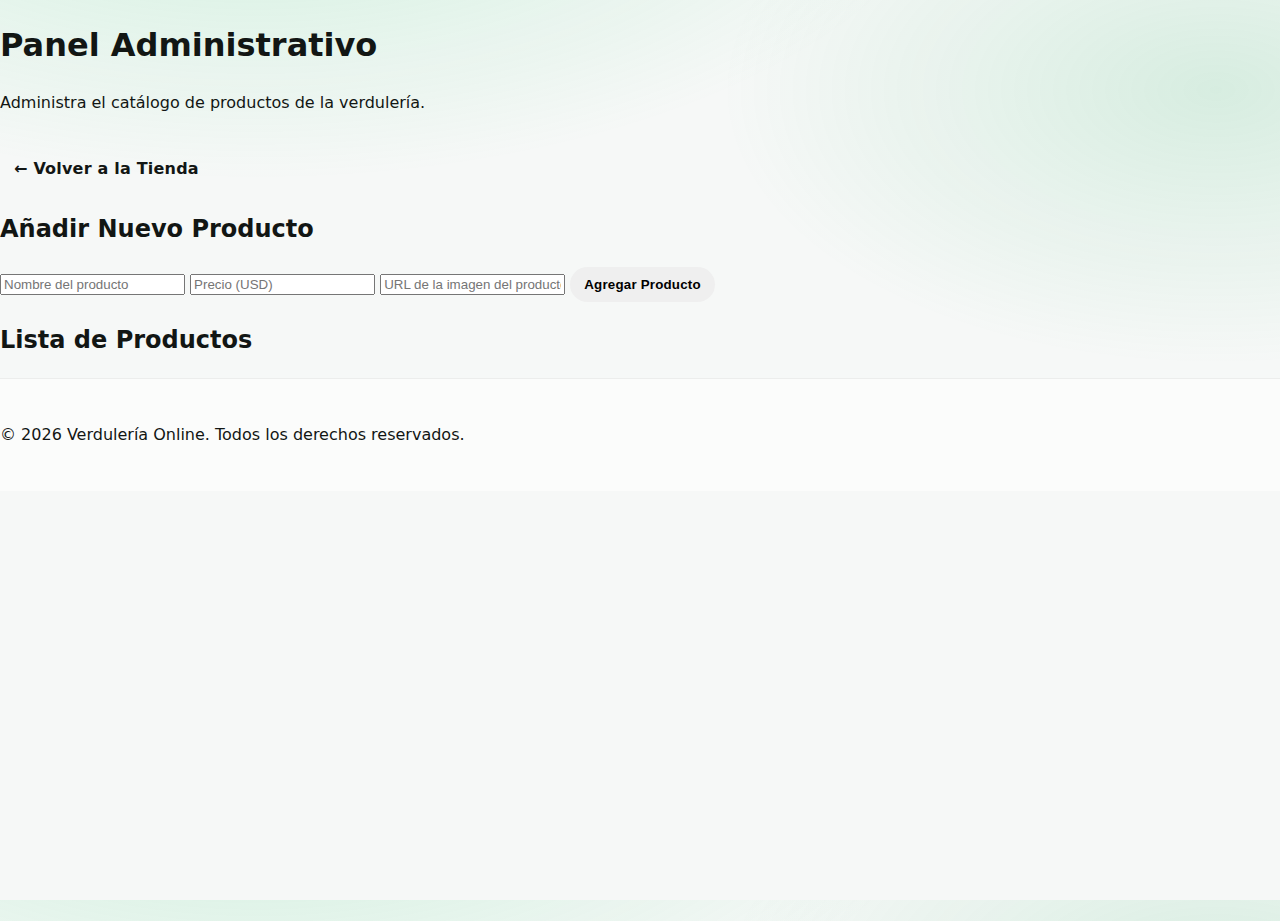
<file: admin.html>
<!DOCTYPE html>
<html lang="es">
<head>
    <meta charset="UTF-8">
    <meta name="viewport" content="width=device-width, initial-scale=1.0">
    <title>Panel Administrativo - Verdulería</title>
    <link rel="stylesheet" href="css/styles.css">
    <link href="https://fonts.googleapis.com/css2?family=Roboto:wght@400;500;700&display=swap" rel="stylesheet">
</head>
<body>
    <header class="admin-header">
        <h1>Panel Administrativo</h1>
        <p>Administra el catálogo de productos de la verdulería.</p>
        <a href="index.html" class="btn" style="margin-top: 1rem;">← Volver a la Tienda</a>
    </header>
    <section class="admin-panel">
        <h2>Añadir Nuevo Producto</h2>
        <form id="product-form">
            <input type="text" placeholder="Nombre del producto" id="product-name" required>
            <input type="number" step="0.01" placeholder="Precio (USD)" id="product-price" required min="0.01">
            <input type="url" placeholder="URL de la imagen del producto" id="product-img-url" required>
            <button type="submit" class="btn">Agregar Producto</button>
        </form>
        <h2>Lista de Productos</h2>
        <div id="admin-product-list">
            <!-- Los productos se mostrarán aquí -->
        </div>
    </section>
    <footer class="footer">
        <p>© 2026 Verdulería Online. Todos los derechos reservados.</p>
    </footer>
    <script src="js/app.js"></script>
</body>
</html>
</file>
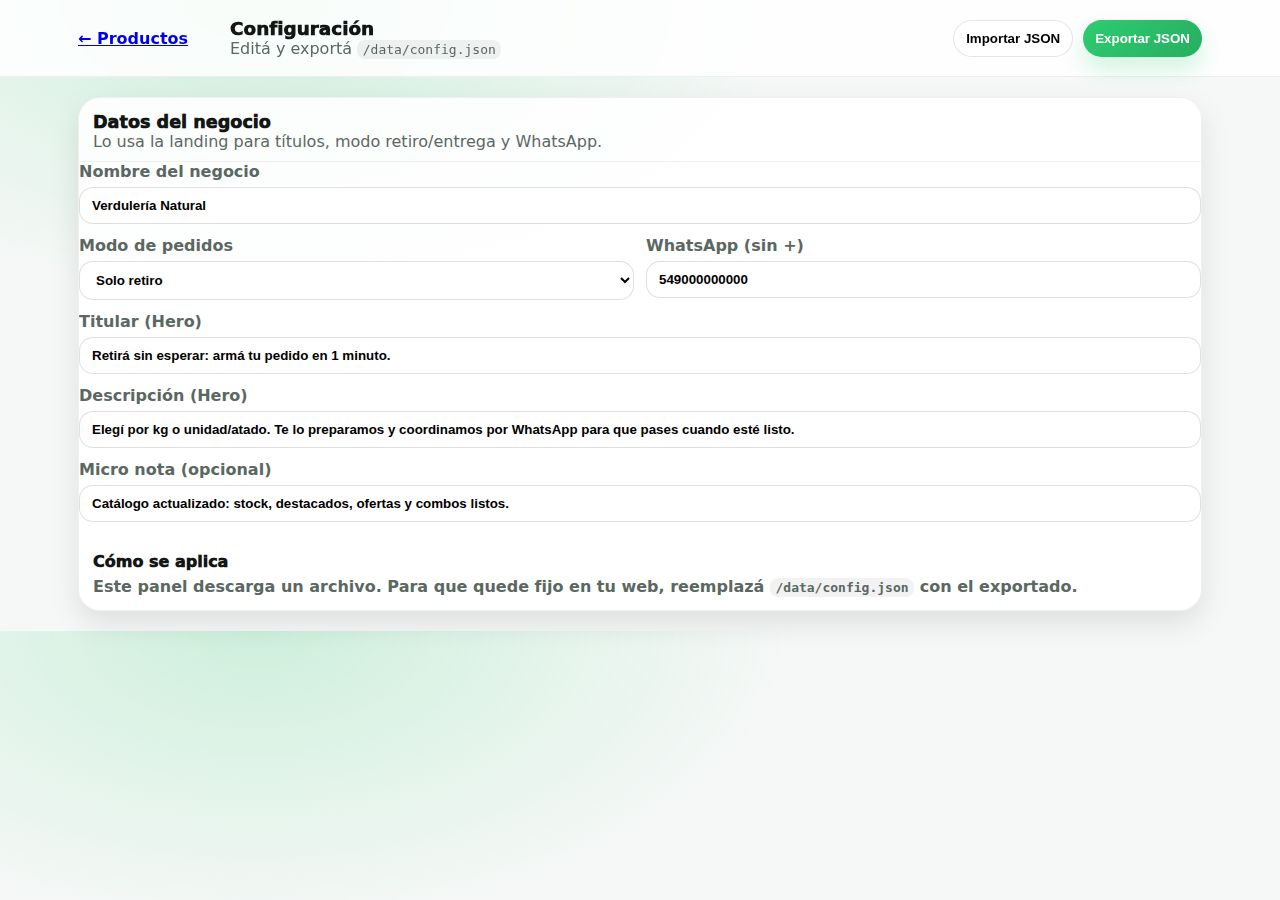
<file: admin/config.html>
<!DOCTYPE html>
<html lang="es">
<head>
  <meta charset="UTF-8" />
  <meta name="viewport" content="width=device-width, initial-scale=1.0" />
  <title>Admin — Configuración</title>
  <meta name="description" content="Configura el negocio y WhatsApp (sin backend)." />
  <link rel="stylesheet" href="admin.css" />
</head>
<body>
  <header class="topbar">
    <div class="wrap topbar-grid">
      <a class="brand" href="index.html">← Productos</a>
      <div class="title">
        <div class="h1">Configuración</div>
        <div class="muted">Editá y exportá <code>/data/config.json</code></div>
      </div>
      <div class="actions">
        <button class="btn" id="btnImport">Importar JSON</button>
        <button class="btn primary" id="btnExport">Exportar JSON</button>
      </div>
    </div>
  </header>

  <main class="wrap">
    <section class="panel">
      <div class="panel-head">
        <div>
          <div class="h2">Datos del negocio</div>
          <div class="muted">Lo usa la landing para títulos, modo retiro/entrega y WhatsApp.</div>
        </div>
      </div>

      <div class="form" style="grid-template-columns:repeat(2,minmax(0,1fr))">
        <label class="field" style="grid-column:1/-1">
          <span>Nombre del negocio</span>
          <input class="input" id="business_name" placeholder="Verdulería Natural" />
        </label>

        <label class="field">
          <span>Modo de pedidos</span>
          <select class="input" id="order_mode">
            <option value="pickup">Solo retiro</option>
            <option value="delivery">Solo entrega</option>
            <option value="both">Retiro y entrega</option>
          </select>
        </label>

        <label class="field">
          <span>WhatsApp (sin +)</span>
          <input class="input" id="whatsapp_phone" placeholder="549261XXXXXXXX" />
        </label>

        <label class="field" style="grid-column:1/-1">
          <span>Titular (Hero)</span>
          <input class="input" id="headline" />
        </label>

        <label class="field" style="grid-column:1/-1">
          <span>Descripción (Hero)</span>
          <input class="input" id="lead" />
        </label>

        <label class="field" style="grid-column:1/-1">
          <span>Micro nota (opcional)</span>
          <input class="input" id="micro_note" placeholder="Catálogo actualizado..." />
        </label>
      </div>

      <div class="hint" style="margin-top:16px">
        <div class="hint-title">Cómo se aplica</div>
        <div class="hint-body">
          Este panel <strong>descarga</strong> un archivo. Para que quede fijo en tu web, reemplazá
          <code>/data/config.json</code> con el exportado.
        </div>
      </div>
    </section>
  </main>

  <input type="file" id="fileInput" accept="application/json" hidden />
  <script src="config.js"></script>
</body>
</html>
</file>
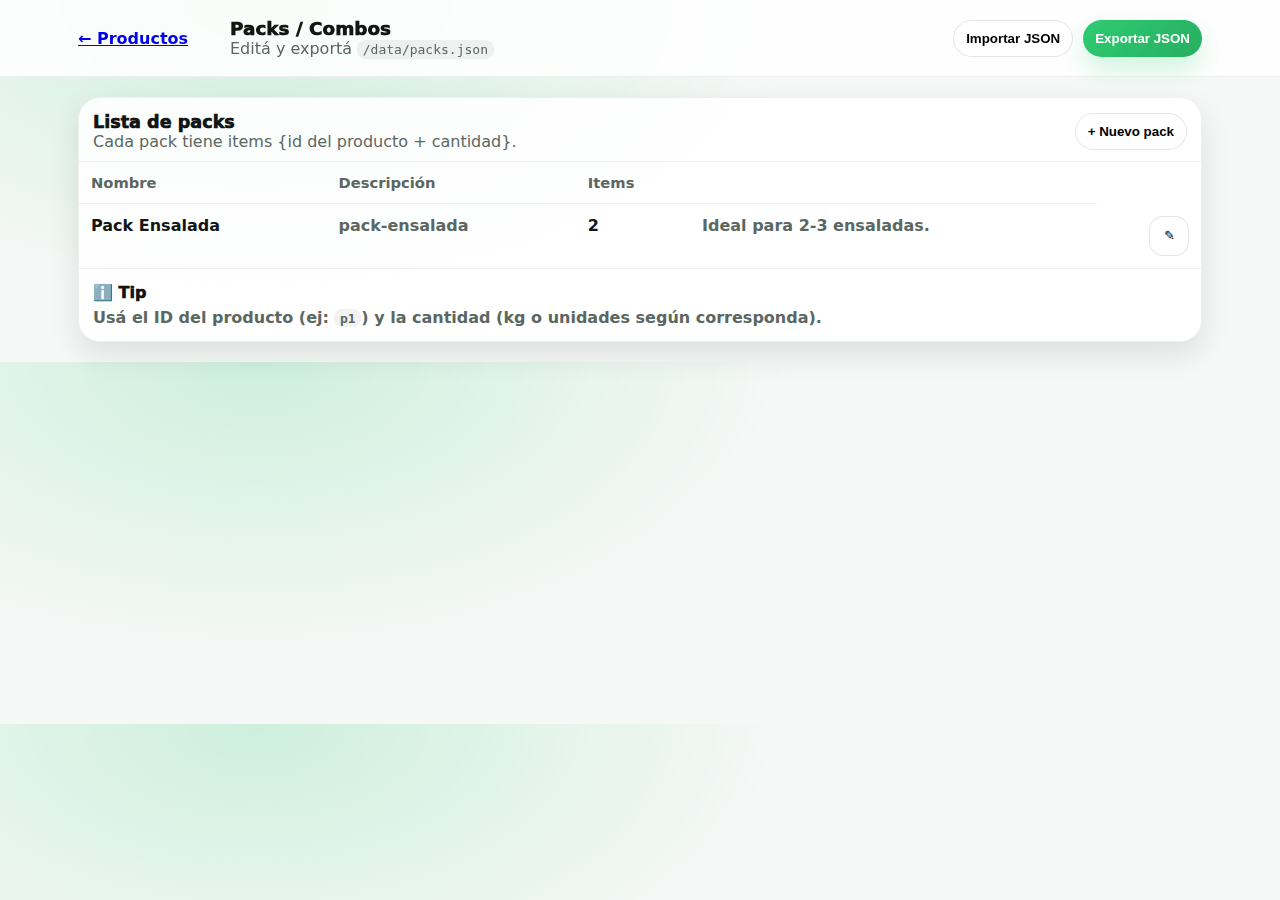
<file: admin/packs.html>
<!DOCTYPE html>
<html lang="es">
<head>
  <meta charset="UTF-8" />
  <meta name="viewport" content="width=device-width, initial-scale=1.0" />
  <title>Admin — Packs</title>
  <meta name="description" content="Crea combos/packs (sin backend)." />
  <link rel="stylesheet" href="admin.css" />
</head>
<body>
  <header class="topbar">
    <div class="wrap topbar-grid">
      <a class="brand" href="index.html">← Productos</a>
      <div class="title">
        <div class="h1">Packs / Combos</div>
        <div class="muted">Editá y exportá <code>/data/packs.json</code></div>
      </div>
      <div class="actions">
        <button class="btn" id="btnImport">Importar JSON</button>
        <button class="btn primary" id="btnExport">Exportar JSON</button>
      </div>
    </div>
  </header>

  <main class="wrap">
    <section class="panel">
      <div class="panel-head">
        <div>
          <div class="h2">Lista de packs</div>
          <div class="muted">Cada pack tiene items {id del producto + cantidad}.</div>
        </div>
        <div class="panel-actions">
          <button class="btn" id="btnAdd">+ Nuevo pack</button>
        </div>
      </div>

      <div class="table-wrap">
        <table class="table">
          <thead>
            <tr>
              <th>Nombre</th>
              <th>Descripción</th>
              <th>Items</th>
              <th></th>
            </tr>
          </thead>
          <tbody id="tbody"></tbody>
        </table>
      </div>

      <div class="hint">
        <div class="hint-title">ℹ️ Tip</div>
        <div class="hint-body">Usá el ID del producto (ej: <code>p1</code>) y la cantidad (kg o unidades según corresponda).</div>
      </div>
    </section>
  </main>

  <input type="file" id="fileInput" accept="application/json" hidden />

  <div class="modal-backdrop" id="modalBackdrop" hidden></div>
  <div class="modal" id="modal" role="dialog" aria-modal="true" hidden>
    <div class="modal-head">
      <div class="h2" id="modalTitle">Nuevo pack</div>
      <button class="icon" id="btnClose" aria-label="Cerrar">✕</button>
    </div>
    <div class="modal-body">
      <div class="form">
        <label class="field" style="grid-column:1/-1">
          <span>Nombre</span>
          <input class="input" id="f_nombre" placeholder="Pack Ensalada" />
        </label>
        <label class="field" style="grid-column:1/-1">
          <span>Descripción</span>
          <input class="input" id="f_descripcion" placeholder="Ideal para 2-3 ensaladas" />
        </label>
        <label class="field" style="grid-column:1/-1">
          <span>Items (uno por línea)</span>
          <textarea class="input" id="f_items" rows="8" placeholder="p1,1\np2,1\np3,0.5"></textarea>
          <div class="muted" style="margin-top:6px">Formato: <code>id,cantidad</code> (ej: <code>p1,1</code>)</div>
        </label>
      </div>
    </div>
    <div class="modal-foot">
      <button class="btn" id="btnDelete" hidden>Eliminar</button>
      <div style="display:flex; gap:10px">
        <button class="btn" id="btnCancel">Cancelar</button>
        <button class="btn primary" id="btnSave">Guardar</button>
      </div>
    </div>
  </div>

  <script src="packs.js"></script>
</body>
</html>
</file>
<file: css/styles.css>
/* =========================================================
   Verdulería Natural — styles.css (COMPLETO)
   Fix importante:
   - GitHub Pages / CSS puede pisar el atributo [hidden]
   - Esto fuerza a ocultar drawer/backdrop cuando JS pone hidden=true
   ========================================================= */
[hidden] { 
  display: none !important; 
}

:root{
  --bg:#f6f8f7;
  --surface:#fff;
  --text:#121614;
  --muted:#5b6762;
  --primary:#2ecc71;
  --primary-2:#27ae60;
  --ring:rgba(46,204,113,.35);
  --shadow:0 12px 34px rgba(0,0,0,.10);
  --shadow-soft:0 10px 20px rgba(0,0,0,.08);
  --radius:16px;
  --max:1160px
}

*{box-sizing:border-box}
html,body{height:100%}
body{
  margin:0;
  font-family:system-ui,-apple-system,Segoe UI,Roboto,Arial,sans-serif;
  color:var(--text);
  background:
    radial-gradient(1200px 600px at 20% -20%,rgba(46,204,113,.22),transparent 60%),
    radial-gradient(900px 500px at 95% 10%,rgba(39,174,96,.15),transparent 55%),
    var(--bg);
  line-height:1.5
}
a{color:inherit;text-decoration:none}
img{max-width:100%;display:block}

.container{width:min(var(--max),100%);margin:0 auto;padding:0 18px}
.muted{color:var(--muted)}

/* Header / Nav */
.header{
  position:sticky;
  top:0;
  z-index:50;
  background:rgba(255,255,255,.82);
  backdrop-filter:blur(10px);
  border-bottom:1px solid rgba(0,0,0,.06)
}
.nav{
  height:70px;
  display:flex;
  align-items:center;
  justify-content:space-between;
  gap:12px
}
.brand{
  display:flex;
  align-items:center;
  gap:10px;
  font-weight:900;
  letter-spacing:.2px
}
.brand-badge{
  width:40px;height:40px;
  border-radius:12px;
  display:grid;place-items:center;
  background:linear-gradient(135deg,var(--primary),var(--primary-2));
  color:#fff;
  box-shadow:0 10px 18px rgba(46,204,113,.25)
}
.brand-name{font-size:1.02rem}
.navlinks{
  display:none;
  gap:16px;
  color:var(--muted);
  font-weight:650
}
.navlinks a{padding:8px 10px;border-radius:999px}
.navlinks a:hover{background:rgba(0,0,0,.05)}
.nav-actions{display:flex;align-items:center;gap:10px}

/* Buttons */
.btn{
  border:0;
  cursor:pointer;
  display:inline-flex;
  align-items:center;
  justify-content:center;
  gap:10px;
  padding:10px 14px;
  border-radius:999px;
  font-weight:750;
  letter-spacing:.2px;
  transition:transform .12s ease,box-shadow .12s ease,background .12s ease;
  user-select:none
}
.btn:active{transform:translateY(1px)}
.btn-primary{
  background:linear-gradient(135deg,var(--primary),var(--primary-2));
  color:#fff;
  box-shadow:0 14px 26px rgba(46,204,113,.22)
}
.btn-primary:hover{box-shadow:0 18px 34px rgba(46,204,113,.26)}
.btn-ghost{
  background:rgba(255,255,255,.72);
  border:1px solid rgba(0,0,0,.08)
}
.btn-ghost:hover{background:rgba(255,255,255,.92)}
.icon-btn{
  width:40px;height:40px;
  border-radius:12px;
  border:1px solid rgba(0,0,0,.10);
  background:rgba(255,255,255,.92);
  cursor:pointer;
  display:grid;
  place-items:center
}
.pill{
  min-width:22px;height:22px;
  padding:0 7px;
  border-radius:999px;
  background:rgba(0,0,0,.08);
  display:inline-flex;
  align-items:center;
  justify-content:center;
  font-size:.85rem;
  font-weight:800
}

/* Hero */
.hero{padding:38px 0 22px}
.hero-grid{
  display:grid;
  grid-template-columns:1fr;
  gap:18px;
  align-items:stretch
}
.kicker{
  display:inline-flex;
  align-items:center;
  gap:8px;
  padding:7px 12px;
  border-radius:999px;
  background:rgba(255,255,255,.75);
  border:1px solid rgba(0,0,0,.06);
  width:fit-content;
  font-weight:800;
  color:var(--primary-2)
}
.hero h1{
  margin:14px 0 8px;
  font-size:clamp(2.05rem,3.8vw,3.1rem);
  line-height:1.06;
  letter-spacing:-0.02em
}
.lead{
  margin:0 0 18px;
  font-size:1.05rem;
  color:var(--muted);
  max-width:58ch
}
.hero-cta{display:flex;gap:10px;flex-wrap:wrap}
.trust{
  margin-top:18px;
  display:flex;
  gap:12px;
  flex-wrap:wrap;
  color:var(--muted);
  font-weight:700
}
.trust-item{
  display:flex;
  align-items:center;
  gap:8px;
  padding:8px 12px;
  border-radius:999px;
  background:rgba(255,255,255,.70);
  border:1px solid rgba(0,0,0,.06)
}
.dot{
  width:10px;height:10px;
  border-radius:50%;
  background:var(--primary);
  box-shadow:0 0 0 6px rgba(46,204,113,.18)
}
.hero-card{
  position:relative;
  border-radius:22px;
  overflow:hidden;
  background:linear-gradient(135deg,rgba(255,255,255,.86),rgba(255,255,255,.62));
  border:1px solid rgba(0,0,0,.06);
  box-shadow:var(--shadow);
  min-height:260px;
  display:grid;
  place-items:center
}
.hero-card img{width:100%;height:100%;object-fit:cover}
.hero-card-overlay{
  position:absolute;
  inset:0;
  display:flex;
  align-items:flex-end;
  justify-content:space-between;
  padding:16px;
  gap:12px;
  background:linear-gradient(180deg,transparent 40%,rgba(0,0,0,.28))
}
.stat{
  background:rgba(255,255,255,.88);
  border:1px solid rgba(0,0,0,.08);
  border-radius:14px;
  padding:10px 12px;
  box-shadow:0 14px 22px rgba(0,0,0,.12)
}
.stat-big{font-weight:950}
.stat-small{font-weight:700;color:var(--muted);font-size:.9rem}

/* Sections */
.section{padding:46px 0}
.section.alt{
  background:linear-gradient(180deg,rgba(255,255,255,.60),rgba(255,255,255,.35));
  border-top:1px solid rgba(0,0,0,.06);
  border-bottom:1px solid rgba(0,0,0,.06)
}
.section-head{
  display:flex;
  align-items:flex-end;
  justify-content:space-between;
  gap:14px;
  margin-bottom:18px
}
.section-head h2{margin:0;font-size:1.65rem;letter-spacing:-0.01em}
.section-head p{margin:6px 0 0}

/* Controls */
.controls{
  display:grid;
  grid-template-columns:1fr;
  gap:10px;
  background:rgba(255,255,255,.78);
  border:1px solid rgba(0,0,0,.06);
  border-radius:18px;
  padding:12px;
  box-shadow:var(--shadow-soft)
}
.control{display:flex;flex-direction:column;gap:6px}
.control-label{font-weight:800;color:var(--muted);font-size:.92rem}
.input{
  padding:11px 12px;
  border-radius:14px;
  border:1px solid rgba(0,0,0,.10);
  background:rgba(255,255,255,.95);
  outline:none;
  font-weight:650
}
.input:focus{
  border-color:rgba(46,204,113,.55);
  box-shadow:0 0 0 6px var(--ring)
}

/* Products grid */
.grid{
  margin-top:16px;
  display:grid;
  grid-template-columns:repeat(1,minmax(0,1fr));
  gap:12px
}
.card{
  background:rgba(255,255,255,.92);
  border:1px solid rgba(0,0,0,.06);
  border-radius:18px;
  overflow:hidden;
  box-shadow:var(--shadow-soft);
  display:flex;
  flex-direction:column
}
.card-top{
  position:relative;
  height:160px;
  background:linear-gradient(135deg,rgba(46,204,113,.10),rgba(39,174,96,.06));
  display:grid;
  place-items:center
}
.card-top img{width:100%;height:100%;object-fit:cover}
.badge{
  position:absolute;
  top:12px;left:12px;
  padding:7px 10px;
  border-radius:999px;
  background:rgba(255,255,255,.92);
  border:1px solid rgba(0,0,0,.08);
  font-weight:900;
  font-size:.85rem
}
.badge.ok{color:var(--primary-2)}
.badge.off{color:#b91c1c}
.card-body{
  padding:12px;
  display:flex;
  flex-direction:column;
  gap:10px
}
.card-title{
  display:flex;
  align-items:flex-start;
  justify-content:space-between;
  gap:10px
}
.h3{margin:0;font-size:1.08rem;font-weight:950;letter-spacing:-0.01em}
.meta{
  color:var(--muted);
  font-weight:750;
  font-size:.95rem;
  display:flex;
  gap:10px;
  flex-wrap:wrap
}
.price{font-weight:950;font-size:1.15rem}
.unit{font-weight:850;color:var(--muted);font-size:.9rem}
.card-actions{
  display:flex;
  gap:10px;
  align-items:center;
  justify-content:space-between;
  flex-wrap:wrap
}
.qty{
  display:flex;
  align-items:center;
  gap:8px;
  padding:8px 10px;
  background:rgba(0,0,0,.04);
  border:1px solid rgba(0,0,0,.06);
  border-radius:999px
}
.qty button{
  width:32px;height:32px;
  border-radius:999px;
  border:1px solid rgba(0,0,0,.10);
  background:rgba(255,255,255,.90);
  cursor:pointer;
  font-weight:900
}
.qty button:disabled{opacity:.45;cursor:not-allowed}
.qty span{min-width:46px;text-align:center;font-weight:950}

.notice{
  margin-top:18px;
  background:rgba(255,255,255,.78);
  border:1px dashed rgba(0,0,0,.12);
  border-radius:18px;
  padding:14px
}
.notice-title{font-weight:950}
.notice-body{margin-top:6px;color:var(--muted)}

/* Steps */
.steps{display:grid;grid-template-columns:1fr;gap:10px}
.step{
  background:rgba(255,255,255,.85);
  border:1px solid rgba(0,0,0,.06);
  border-radius:18px;
  padding:14px;
  box-shadow:var(--shadow-soft);
  display:flex;
  gap:12px;
  align-items:flex-start
}
.step-num{
  width:40px;height:40px;
  border-radius:14px;
  display:grid;place-items:center;
  background:linear-gradient(135deg,var(--primary),var(--primary-2));
  color:#fff;
  font-weight:950
}
.step-title{font-weight:950}
.step-body p{margin:6px 0 0}

/* FAQ */
.faq{display:grid;gap:10px}
.faq-item{
  background:rgba(255,255,255,.88);
  border:1px solid rgba(0,0,0,.06);
  border-radius:18px;
  padding:12px 14px;
  box-shadow:var(--shadow-soft)
}
.faq-item summary{cursor:pointer;font-weight:950}
.faq-item p{margin:8px 0 0;color:var(--muted)}

/* Footer */
.footer{
  padding:28px 0;
  border-top:1px solid rgba(0,0,0,.06);
  background:rgba(255,255,255,.55)
}
.footer-grid{display:grid;gap:12px}
.brand-footer{margin-bottom:8px}
.footer-links{
  display:flex;
  flex-wrap:wrap;
  gap:12px;
  font-weight:800;
  color:var(--muted)
}
.footer-small{font-weight:750}

/* Drawer (Cart) */
.drawer-backdrop{
  position:fixed;
  inset:0;
  background:rgba(0,0,0,.45);
  z-index:80
}
.drawer{
  position:fixed;
  top:0;right:0;
  height:100%;
  width:min(420px,92vw);
  background:rgba(255,255,255,.95);
  backdrop-filter:blur(8px);
  z-index:90;
  box-shadow:-18px 0 40px rgba(0,0,0,.22);
  border-left:1px solid rgba(0,0,0,.06);
  display:flex;
  flex-direction:column
}
.drawer-head{
  height:70px;
  padding:0 14px;
  display:flex;
  align-items:center;
  justify-content:space-between;
  border-bottom:1px solid rgba(0,0,0,.06)
}
.drawer-title{font-weight:950;font-size:1.1rem}
.drawer-body{
  padding:14px;
  overflow:auto;
  display:flex;
  flex-direction:column;
  gap:12px
}
.drawer-note{
  padding:12px;
  border-radius:18px;
  background:rgba(46,204,113,.10);
  border:1px solid rgba(46,204,113,.18)
}
.drawer-note-title{font-weight:950;color:var(--primary-2)}
.drawer-note-body{margin-top:4px}
.cart-items{display:flex;flex-direction:column;gap:10px}
.cart-item{
  padding:12px;
  border-radius:18px;
  background:rgba(255,255,255,.90);
  border:1px solid rgba(0,0,0,.06);
  box-shadow:var(--shadow-soft)
}
.cart-row{
  display:flex;
  align-items:flex-start;
  justify-content:space-between;
  gap:10px
}
.cart-name{font-weight:950}
.cart-sub{color:var(--muted);font-weight:750;font-size:.95rem}
.cart-controls{
  margin-top:10px;
  display:flex;
  gap:10px;
  align-items:center;
  justify-content:space-between;
  flex-wrap:wrap
}
.cart-meta{display:grid;gap:10px}
.drawer-foot{
  padding:14px;
  border-top:1px solid rgba(0,0,0,.06);
  display:flex;
  flex-direction:column;
  gap:12px
}
.total{
  display:flex;
  align-items:flex-end;
  justify-content:space-between;
  gap:10px
}
.total-amount{font-weight:980;font-size:1.5rem}
.drawer-actions{display:flex;gap:10px}
.drawer-actions .btn{width:100%}

.hide-sm{display:none}

/* Responsive */
@media (min-width:780px){
  .navlinks{display:flex}
  .hide-sm{display:inline}
  .hero-grid{grid-template-columns:1.1fr .9fr}
  .controls{grid-template-columns:1.4fr .8fr .9fr auto;align-items:end}
  .grid{grid-template-columns:repeat(3,minmax(0,1fr));gap:14px}
  .steps{grid-template-columns:repeat(3,minmax(0,1fr))}
  .footer-grid{grid-template-columns:1.2fr 1fr .8fr;align-items:center}
}
@media (min-width:1100px){
  .grid{grid-template-columns:repeat(4,minmax(0,1fr))}
}
</file>
<file: admin/admin.css>
:root{--bg:#f6f8f7;--surface:#fff;--text:#121614;--muted:#5b6762;--primary:#2ecc71;--primary2:#27ae60;--shadow:0 12px 30px rgba(0,0,0,.10)}
*{box-sizing:border-box}
body{margin:0;font-family:system-ui,-apple-system,Segoe UI,Roboto,Arial,sans-serif;background:radial-gradient(900px 500px at 20% 0%,rgba(46,204,113,.20),transparent 60%),var(--bg);color:var(--text)}
.wrap{width:min(1160px,100%);margin:0 auto;padding:0 18px}
.muted{color:var(--muted)}code{background:rgba(0,0,0,.05);padding:.1rem .35rem;border-radius:8px}
.topbar{position:sticky;top:0;z-index:10;background:rgba(255,255,255,.85);backdrop-filter:blur(10px);border-bottom:1px solid rgba(0,0,0,.06)}
.topbar-grid{height:76px;display:grid;align-items:center;grid-template-columns:140px 1fr auto;gap:12px}
.brand{font-weight:900}
.title .h1{font-weight:950;font-size:1.15rem}
.actions{display:flex;gap:10px;flex-wrap:wrap;justify-content:flex-end}
.btn{border:1px solid rgba(0,0,0,.10);background:rgba(255,255,255,.95);padding:10px 12px;border-radius:999px;font-weight:850;cursor:pointer}
.btn.primary{border:0;background:linear-gradient(135deg,var(--primary),var(--primary2));color:#fff;box-shadow:0 12px 24px rgba(46,204,113,.22)}
.btn:active{transform:translateY(1px)}
.input{width:100%;padding:10px 12px;border-radius:14px;border:1px solid rgba(0,0,0,.12);outline:none;font-weight:700;background:rgba(255,255,255,.95)}
.input:focus{border-color:rgba(46,204,113,.6);box-shadow:0 0 0 6px rgba(46,204,113,.22)}
.panel{margin:20px 0;background:rgba(255,255,255,.88);border:1px solid rgba(0,0,0,.06);border-radius:22px;box-shadow:var(--shadow);overflow:hidden}
.panel-head{padding:14px 14px 10px;display:flex;justify-content:space-between;gap:14px;flex-wrap:wrap;border-bottom:1px solid rgba(0,0,0,.06)}
.h2{font-weight:950;font-size:1.1rem}
.panel-actions{display:flex;gap:10px;align-items:center}
.table-wrap{overflow:auto}
.table{width:100%;border-collapse:collapse;min-width:980px}
.table th,.table td{text-align:left;padding:12px;border-bottom:1px solid rgba(0,0,0,.06);vertical-align:top;font-weight:700}
.table th{color:var(--muted);font-weight:900;font-size:.92rem}
.badge{display:inline-flex;align-items:center;justify-content:center;padding:6px 10px;border-radius:999px;background:rgba(0,0,0,.05);font-weight:900;font-size:.85rem}
.badge.ok{color:#166534;background:rgba(46,204,113,.16)}
.badge.off{color:#991b1b;background:rgba(185,28,28,.12)}
.row-actions{display:flex;gap:8px;justify-content:flex-end}
.icon{width:40px;height:40px;border-radius:14px;display:grid;place-items:center;border:1px solid rgba(0,0,0,.10);background:rgba(255,255,255,.98);cursor:pointer}
.hint{padding:14px}.hint-title{font-weight:950}.hint-body{margin-top:6px;color:var(--muted);font-weight:700}
.modal-backdrop{position:fixed;inset:0;background:rgba(0,0,0,.45);z-index:100}
.modal{position:fixed;inset:0;margin:auto;width:min(640px,92vw);height:fit-content;background:rgba(255,255,255,.96);border:1px solid rgba(0,0,0,.10);border-radius:22px;box-shadow:0 24px 60px rgba(0,0,0,.25);z-index:110;overflow:hidden}
.modal-head{padding:14px;display:flex;align-items:center;justify-content:space-between;border-bottom:1px solid rgba(0,0,0,.06)}
.modal-body{padding:14px}
.modal-foot{padding:14px;display:flex;justify-content:space-between;gap:12px;border-top:1px solid rgba(0,0,0,.06);flex-wrap:wrap}
.form{display:grid;grid-template-columns:1fr 1fr;gap:12px}
.field{display:flex;flex-direction:column;gap:6px;font-weight:900;color:var(--muted)}
.field.row{flex-direction:row;align-items:center;justify-content:space-between;grid-column:1/-1;color:var(--text)}
@media (max-width:560px){.topbar-grid{grid-template-columns:1fr;height:auto;padding:12px 0}.actions{justify-content:flex-start}.form{grid-template-columns:1fr}}
</file>
<file: mobile/css/styles.css>
/* =========================================================
   Verdulería Natural — styles.css (COMPLETO)
   Fix importante:
   - GitHub Pages / CSS puede pisar el atributo [hidden]
   - Esto fuerza a ocultar drawer/backdrop cuando JS pone hidden=true
   ========================================================= */
[hidden] { 
  display: none !important; 
}

:root{
  --bg:#f6f8f7;
  --surface:#fff;
  --text:#121614;
  --muted:#5b6762;
  --primary:#2ecc71;
  --primary-2:#27ae60;
  --ring:rgba(46,204,113,.35);
  --shadow:0 12px 34px rgba(0,0,0,.10);
  --shadow-soft:0 10px 20px rgba(0,0,0,.08);
  --radius:16px;
  --max:1520px
}

/* Reduce motion */
@media (prefers-reduced-motion: reduce){
  *{scroll-behavior:auto !important;transition:none !important;animation:none !important}
}

*{box-sizing:border-box}
html,body{height:100%}
body{
  margin:0;
  font-family:system-ui,-apple-system,Segoe UI,Roboto,Arial,sans-serif;
  color:var(--text);
  background:
    radial-gradient(1200px 600px at 20% -20%,rgba(46,204,113,.22),transparent 60%),
    radial-gradient(900px 500px at 95% 10%,rgba(39,174,96,.15),transparent 55%),
    var(--bg);
  line-height:1.5
}
a{color:inherit;text-decoration:none}
img{max-width:100%;display:block}

.container{width:min(var(--max),100%);margin:0 auto;padding:0 20px}

@media (min-width: 900px){
  .container{padding:0 28px}
}
.muted{color:var(--muted)}

.micro{margin-top:14px;display:flex;flex-wrap:wrap;gap:10px}
.micro-pill{display:inline-flex;align-items:center;gap:8px;padding:8px 12px;border-radius:999px;background:rgba(255,255,255,.70);border:1px solid rgba(0,0,0,.06);font-weight:750;color:var(--muted)}

/* Benefits */
.benefits{display:grid;grid-template-columns:1fr;gap:10px}
.benefit{background:rgba(255,255,255,.88);border:1px solid rgba(0,0,0,.06);border-radius:18px;padding:14px;box-shadow:var(--shadow-soft);display:flex;gap:12px;align-items:flex-start}
.benefit-ico{width:40px;height:40px;border-radius:14px;display:grid;place-items:center;background:rgba(46,204,113,.12);border:1px solid rgba(46,204,113,.22);font-size:1.1rem}
.benefit-title{font-weight:950}

/* Packs */
.packs{margin-top:14px;display:grid;grid-template-columns:1fr;gap:12px}
.pack{background:rgba(255,255,255,.92);border:1px solid rgba(0,0,0,.06);border-radius:18px;padding:14px;box-shadow:var(--shadow-soft);display:flex;flex-direction:column;gap:10px}
.pack-top{display:flex;align-items:flex-start;justify-content:space-between;gap:10px}
.pack-title{margin:0;font-weight:950;font-size:1.05rem}
.pack-sub{color:var(--muted);font-weight:750;font-size:.95rem;margin-top:4px}
.pack-items{display:flex;flex-wrap:wrap;gap:8px}
.chip{display:inline-flex;align-items:center;gap:6px;padding:6px 10px;border-radius:999px;background:rgba(0,0,0,.05);border:1px solid rgba(0,0,0,.06);font-weight:800;font-size:.86rem;color:var(--muted)}
.pack-actions{display:flex;gap:10px;flex-wrap:wrap}
.pack-actions .btn{flex:1}

/* Header / Nav */
.header{
  position:sticky;
  top:0;
  z-index:50;
  background:rgba(255,255,255,.82);
  backdrop-filter:blur(10px);
  border-bottom:1px solid rgba(0,0,0,.06)
}
.nav{
  height:70px;
  display:flex;
  align-items:center;
  justify-content:space-between;
  gap:12px
}
.brand{
  display:flex;
  align-items:center;
  gap:10px;
  font-weight:900;
  letter-spacing:.2px
}
.brand-badge{
  width:40px;height:40px;
  border-radius:12px;
  display:grid;place-items:center;
  background:linear-gradient(135deg,var(--primary),var(--primary-2));
  color:#fff;
  box-shadow:0 10px 18px rgba(46,204,113,.25)
}
.brand-name{font-size:1.02rem}
.navlinks{
  display:none;
  gap:16px;
  color:var(--muted);
  font-weight:650
}
.navlinks a{padding:8px 10px;border-radius:999px}
.navlinks a:hover{background:rgba(0,0,0,.05)}
.nav-actions{display:flex;align-items:center;gap:10px}

/* Buttons */
.btn{
  border:0;
  cursor:pointer;
  display:inline-flex;
  align-items:center;
  justify-content:center;
  gap:10px;
  padding:10px 14px;
  border-radius:999px;
  font-weight:750;
  letter-spacing:.2px;
  transition:transform .12s ease,box-shadow .12s ease,background .12s ease;
  user-select:none
}
.btn:active{transform:translateY(1px)}
.btn-primary{
  background:linear-gradient(135deg,var(--primary),var(--primary-2));
  color:#fff;
  box-shadow:0 14px 26px rgba(46,204,113,.22)
}
.btn-primary:hover{box-shadow:0 18px 34px rgba(46,204,113,.26)}
.btn-ghost{
  background:rgba(255,255,255,.72);
  border:1px solid rgba(0,0,0,.08)
}
.btn-ghost:hover{background:rgba(255,255,255,.92)}
.icon-btn{
  width:40px;height:40px;
  border-radius:12px;
  border:1px solid rgba(0,0,0,.10);
  background:rgba(255,255,255,.92);
  cursor:pointer;
  display:grid;
  place-items:center
}
.pill{
  min-width:22px;height:22px;
  padding:0 7px;
  border-radius:999px;
  background:rgba(0,0,0,.08);
  display:inline-flex;
  align-items:center;
  justify-content:center;
  font-size:.85rem;
  font-weight:800
}

/* Hero */
.hero{padding:38px 0 22px}
.hero-grid{
  display:grid;
  grid-template-columns:1fr;
  gap:18px;
  align-items:stretch
}
.kicker{
  display:inline-flex;
  align-items:center;
  gap:8px;
  padding:7px 12px;
  border-radius:999px;
  background:rgba(255,255,255,.75);
  border:1px solid rgba(0,0,0,.06);
  width:fit-content;
  font-weight:800;
  color:var(--primary-2)
}
.hero h1{
  margin:14px 0 8px;
  font-size:clamp(2.05rem,3.8vw,3.1rem);
  line-height:1.06;
  letter-spacing:-0.02em
}
.lead{
  margin:0 0 18px;
  font-size:1.05rem;
  color:var(--muted);
  max-width:58ch
}
.hero-cta{display:flex;gap:10px;flex-wrap:wrap}
.trust{
  margin-top:18px;
  display:flex;
  gap:12px;
  flex-wrap:wrap;
  color:var(--muted);
  font-weight:700
}
.trust-item{
  display:flex;
  align-items:center;
  gap:8px;
  padding:8px 12px;
  border-radius:999px;
  background:rgba(255,255,255,.70);
  border:1px solid rgba(0,0,0,.06)
}
.dot{
  width:10px;height:10px;
  border-radius:50%;
  background:var(--primary);
  box-shadow:0 0 0 6px rgba(46,204,113,.18)
}
.hero-card{
  position:relative;
  border-radius:22px;
  overflow:hidden;
  background:linear-gradient(135deg,rgba(255,255,255,.86),rgba(255,255,255,.62));
  border:1px solid rgba(0,0,0,.06);
  box-shadow:var(--shadow);
  min-height:260px;
  display:grid;
  place-items:center
}
.hero-card img{width:100%;height:100%;object-fit:cover}
.hero-card-overlay{
  position:absolute;
  inset:0;
  display:flex;
  align-items:flex-end;
  justify-content:space-between;
  padding:16px;
  gap:12px;
  background:linear-gradient(180deg,transparent 40%,rgba(0,0,0,.28))
}
.stat{
  background:rgba(255,255,255,.88);
  border:1px solid rgba(0,0,0,.08);
  border-radius:14px;
  padding:10px 12px;
  box-shadow:0 14px 22px rgba(0,0,0,.12)
}
.stat-big{font-weight:950}
.stat-small{font-weight:700;color:var(--muted);font-size:.9rem}

/* Sections */
.section{padding:46px 0}
.section.alt{
  background:linear-gradient(180deg,rgba(255,255,255,.60),rgba(255,255,255,.35));
  border-top:1px solid rgba(0,0,0,.06);
  border-bottom:1px solid rgba(0,0,0,.06)
}
.section-head{
  display:flex;
  align-items:flex-end;
  justify-content:space-between;
  gap:14px;
  margin-bottom:18px
}
.section-head h2{margin:0;font-size:1.65rem;letter-spacing:-0.01em}
.section-head p{margin:6px 0 0}

/* Controls */
.controls{
  display:grid;
  grid-template-columns:1fr;
  gap:10px;
  background:rgba(255,255,255,.78);
  border:1px solid rgba(0,0,0,.06);
  border-radius:18px;
  padding:12px;
  box-shadow:var(--shadow-soft)
}
.control{display:flex;flex-direction:column;gap:6px}
.control-label{font-weight:800;color:var(--muted);font-size:.92rem}
.input{
  padding:11px 12px;
  border-radius:14px;
  border:1px solid rgba(0,0,0,.10);
  background:rgba(255,255,255,.95);
  outline:none;
  font-weight:650
}
.input:focus{
  border-color:rgba(46,204,113,.55);
  box-shadow:0 0 0 6px var(--ring)
}

/* Products grid */
.grid{
  margin-top:18px;
  display:grid;
  grid-template-columns:repeat(1,minmax(0,1fr));
  gap:14px
}
.card{
  background:rgba(255,255,255,.92);
  border:1px solid rgba(0,0,0,.06);
  border-radius:18px;
  overflow:hidden;
  box-shadow:var(--shadow-soft);
  display:flex;
  transition:transform .18s ease, box-shadow .18s ease, border-color .18s ease;
  flex-direction:column
}

@media (hover:hover){
  .card:hover{transform:translateY(-3px);box-shadow:0 16px 36px rgba(0,0,0,.10);border-color:rgba(0,0,0,.10)}
  .card:hover .card-top img{transform:scale(1.03)}
}
.card-top{
  position:relative;
  height:170px;
  background:linear-gradient(135deg,rgba(46,204,113,.10),rgba(39,174,96,.06));
  display:grid;
  place-items:center
}
.card-top img{width:100%;height:100%;object-fit:cover;transition:transform .25s ease}
.badge{
  position:absolute;
  top:12px;left:12px;
  padding:7px 10px;
  border-radius:999px;
  background:rgba(255,255,255,.92);
  border:1px solid rgba(0,0,0,.08);
  font-weight:900;
  font-size:.85rem
}
.badge.tag{left:auto;right:12px;background:rgba(255,255,255,.92)}
.badge.hot{color:#b45309}
.badge.new{color:#2563eb}
.badge.best{color:#7c3aed}
.badge.sale{color:#b91c1c}
.strike{color:var(--muted);text-decoration:line-through;font-weight:800;font-size:.95rem}
.price-row{display:flex;flex-direction:column;align-items:flex-end;gap:2px}
.badge.ok{color:var(--primary-2)}
.badge.off{color:#b91c1c}
.card-body{
  padding:13px;
  display:flex;
  flex-direction:column;
  gap:10px
}
.card-title{
  display:flex;
  align-items:flex-start;
  justify-content:space-between;
  gap:10px
}
.h3{margin:0;font-size:1.08rem;font-weight:950;letter-spacing:-0.01em}
.meta{
  color:var(--muted);
  font-weight:750;
  font-size:.95rem;
  display:flex;
  gap:10px;
  flex-wrap:wrap
}
.price{font-weight:950;font-size:1.15rem}
.unit{font-weight:850;color:var(--muted);font-size:.9rem}
.card-actions{
  display:flex;
  gap:10px;
  align-items:center;
  justify-content:space-between;
  flex-wrap:wrap
}
.qty{
  display:flex;
  align-items:center;
  gap:8px;
  padding:8px 10px;
  background:rgba(0,0,0,.04);
  border:1px solid rgba(0,0,0,.06);
  border-radius:999px
}
.qty button{
  width:32px;height:32px;
  border-radius:999px;
  border:1px solid rgba(0,0,0,.10);
  background:rgba(255,255,255,.90);
  cursor:pointer;
  font-weight:900
}
.qty button:disabled{opacity:.45;cursor:not-allowed}
.qty span{min-width:46px;text-align:center;font-weight:950}

.notice{
  margin-top:18px;
  background:rgba(255,255,255,.78);
  border:1px dashed rgba(0,0,0,.12);
  border-radius:18px;
  padding:14px
}
.notice-title{font-weight:950}
.notice-body{margin-top:6px;color:var(--muted)}

/* Steps */
.steps{display:grid;grid-template-columns:1fr;gap:10px}
.step{
  background:rgba(255,255,255,.85);
  border:1px solid rgba(0,0,0,.06);
  border-radius:18px;
  padding:14px;
  box-shadow:var(--shadow-soft);
  display:flex;
  gap:12px;
  align-items:flex-start
}
.step-num{
  width:40px;height:40px;
  border-radius:14px;
  display:grid;place-items:center;
  background:linear-gradient(135deg,var(--primary),var(--primary-2));
  color:#fff;
  font-weight:950
}
.step-title{font-weight:950}
.step-body p{margin:6px 0 0}

/* FAQ */
.faq{display:grid;gap:10px}
.faq-item{
  background:rgba(255,255,255,.88);
  border:1px solid rgba(0,0,0,.06);
  border-radius:18px;
  padding:12px 14px;
  box-shadow:var(--shadow-soft)
}
.faq-item summary{cursor:pointer;font-weight:950}
.faq-item p{margin:8px 0 0;color:var(--muted)}

/* Footer */
.footer{
  padding:28px 0;
  border-top:1px solid rgba(0,0,0,.06);
  background:rgba(255,255,255,.55)
}
.footer-grid{display:grid;gap:12px}
.brand-footer{margin-bottom:8px}
.footer-links{
  display:flex;
  flex-wrap:wrap;
  gap:12px;
  font-weight:800;
  color:var(--muted)
}
.footer-small{font-weight:750}

/* Drawer (Cart) */
.drawer-backdrop{
  position:fixed;
  inset:0;
  background:rgba(0,0,0,.45);
  z-index:80
}
.drawer{
  position:fixed;
  top:0;right:0;
  height:100%;
  width:min(420px,92vw);
  background:rgba(255,255,255,.95);
  backdrop-filter:blur(8px);
  z-index:90;
  box-shadow:-18px 0 40px rgba(0,0,0,.22);
  border-left:1px solid rgba(0,0,0,.06);
  display:flex;
  flex-direction:column
}
.drawer-head{
  height:70px;
  padding:0 14px;
  display:flex;
  align-items:center;
  justify-content:space-between;
  border-bottom:1px solid rgba(0,0,0,.06)
}
.drawer-title{font-weight:950;font-size:1.1rem}
.drawer-body{
  padding:14px;
  overflow:auto;
  display:flex;
  flex-direction:column;
  gap:12px
}
.drawer-note{
  padding:12px;
  border-radius:18px;
  background:rgba(46,204,113,.10);
  border:1px solid rgba(46,204,113,.18)
}
.drawer-note-title{font-weight:950;color:var(--primary-2)}
.drawer-note-body{margin-top:4px}
.cart-items{display:flex;flex-direction:column;gap:10px}
.cart-item{
  padding:12px;
  border-radius:18px;
  background:rgba(255,255,255,.90);
  border:1px solid rgba(0,0,0,.06);
  box-shadow:var(--shadow-soft)
}
.cart-row{
  display:flex;
  align-items:flex-start;
  justify-content:space-between;
  gap:10px
}
.cart-name{font-weight:950}
.cart-sub{color:var(--muted);font-weight:750;font-size:.95rem}
.cart-controls{
  margin-top:10px;
  display:flex;
  gap:10px;
  align-items:center;
  justify-content:space-between;
  flex-wrap:wrap
}
.cart-meta{display:grid;gap:10px}
.drawer-foot{
  padding:14px;
  border-top:1px solid rgba(0,0,0,.06);
  display:flex;
  flex-direction:column;
  gap:12px
}
.total{
  display:flex;
  align-items:flex-end;
  justify-content:space-between;
  gap:10px
}
.total-amount{font-weight:980;font-size:1.5rem}
.drawer-actions{display:flex;gap:10px}
.drawer-actions .btn{width:100%}

.hide-sm{display:none}

/* Mobile Bottom Bar */
.mobile-bar{
  position:fixed;
  left:0;right:0;bottom:0;
  padding:10px 12px;
  background:rgba(255,255,255,.90);
  backdrop-filter:blur(10px);
  border-top:1px solid rgba(0,0,0,.08);
  display:flex;
  gap:10px;
  z-index:70;
}
.mobile-bar .btn{flex:1}

/* Cuando la barra móvil está visible, agregamos espacio para que no tape el footer */
.has-mobilebar main{padding-bottom:86px}

/* Skeleton */
.skeleton{position:relative;overflow:hidden;background:rgba(255,255,255,.7);border:1px solid rgba(0,0,0,.06);border-radius:18px;box-shadow:var(--shadow-soft)}
.skeleton::after{content:"";position:absolute;inset:0;transform:translateX(-100%);background:linear-gradient(90deg,transparent,rgba(255,255,255,.65),transparent);animation:shimmer 1.15s infinite}
@keyframes shimmer{100%{transform:translateX(100%)}}
.sk-img{height:160px;border-radius:18px 18px 0 0;background:rgba(0,0,0,.05)}
.sk-body{padding:12px;display:grid;gap:10px}
.sk-line{height:12px;border-radius:999px;background:rgba(0,0,0,.07)}
.sk-line.sm{width:55%}
.sk-line.md{width:75%}
.sk-line.lg{width:90%}

/* Responsive */
@media (min-width:780px){
  .navlinks{display:flex}
  .hide-sm{display:inline}
  .hero-grid{grid-template-columns:1.1fr .9fr}
  .controls{grid-template-columns:1.4fr .8fr .9fr auto;align-items:end}
  .grid{grid-template-columns:repeat(3,minmax(0,1fr));gap:14px}
  .steps{grid-template-columns:repeat(3,minmax(0,1fr))}
  .footer-grid{grid-template-columns:1.2fr 1fr .8fr;align-items:center}
  .benefits{grid-template-columns:repeat(3,minmax(0,1fr))}
  .packs{grid-template-columns:repeat(3,minmax(0,1fr))}
}
@media (min-width:1100px){
  .grid{grid-template-columns:repeat(4,minmax(0,1fr))}
}

/* ===== Mobile polish (cards) ===== */
@media (max-width: 480px){
  /* Hero: más compacto y “tocable” */
  .hero{padding:30px 0 16px}
  .hero h1{margin:12px 0 8px}
  .lead{font-size:1.02rem;margin-bottom:14px}
  .hero-cta{gap:10px}
  .hero-cta .btn{flex:1;justify-content:center}
  .trust{margin-top:14px;gap:10px}
  .trust-item{padding:8px 10px}
  .hero-card{min-height:220px}

  .card-body{ gap: 12px; }

  .meta{
    font-size: .92rem;
    gap: 8px;
    line-height: 1.25;
  }

  .card-actions{
    flex-direction: column;
    align-items: stretch;
    gap: 10px;
  }

  .qty{
    width: 100%;
    justify-content: space-between;
    padding: 10px 12px;
  }

  .qty span{
    min-width: auto;
    flex: 1;
    text-align: center;
  }

  .card-actions .btn{
    width: 100%;
  }
}

/* ===== FIX: Mobile grilla 1 columna real (evita “asomar” 2da card) ===== */
@media (max-width: 520px){
  .grid{
    grid-template-columns: 1fr !important;
  }
  .card{
    width: 100%;
  }
}

/* ===== FIX: Mobile card info (nombre + precio) ===== */
@media (max-width: 520px){
  .card-title{
    display:flex !important;
    align-items:flex-start !important;
    justify-content:space-between !important;
    gap:12px !important;
  }

  .h3{
    margin:0 !important;
    font-size:1.08rem !important;
    line-height:1.15 !important;
    font-weight:950 !important;
  }

  .price{
    font-size:1.08rem !important;
    font-weight:980 !important;
    white-space:nowrap !important;
  }

  .unit{
    font-size:.86rem !important;
    font-weight:850 !important;
    color:var(--muted) !important;
    white-space:nowrap !important;
  }

  .meta{
    margin-top:2px !important;
  }
}


/* === Mobile Card Optimizations === */
@media (max-width: 520px){
  .product-card .media,
  .card-media,
  .product-media{
    aspect-ratio: 4 / 3;
    min-height: 140px;
  }
  .product-card .placeholder,
  .no-image{
    padding: 12px;
    font-size: 12px;
  }
  .product-card{
    padding-bottom: 12px;
  }
  .product-card .actions{
    position: sticky;
    bottom: 0;
    background: #fff;
    padding-top: 8px;
  }
}


/* === MOBILE FIX: compact product cards === */
@media (max-width: 520px){
  .grid .card,
  .grid .product-card{
    padding: 10px !important;
  }

  .grid .card .media,
  .grid .product-card .media,
  .grid .card .image,
  .grid .product-card .image{
    aspect-ratio: 4 / 3 !important;
    height: auto !important;
    min-height: 120px !important;
    max-height: 160px !important;
  }

  .grid .placeholder,
  .grid .no-image{
    padding: 10px !important;
    font-size: 12px !important;
    line-height: 1.3;
  }

  .grid .actions{
    margin-top: 8px !important;
  }

  .grid .qty{
    margin: 6px 0 !important;
  }
}


/* === V5 Mobile Tight + Full Width === */
@media (max-width: 520px){
  /* Full-width layout (avoid centered narrow column) */
  .container, .wrap, .page, main, .section, .catalogo, .catalogo-section{
    width: 100% !important;
    max-width: 100% !important;
  }
  body{ overflow-x: hidden; }

  /* Controls block tighter */
  .controls{ gap: 10px !important; }
  .controls .card{ padding: 12px !important; }

  /* Product cards tighter + lower media */
  .grid .card, .grid .product-card{
    padding: 10px !important;
    border-radius: 16px !important;
  }
  .grid .badge, .grid .pill{
    font-size: 12px !important;
    padding: 6px 10px !important;
  }
  .grid .card .media,
  .grid .product-card .media,
  .grid .card .image,
  .grid .product-card .image{
    aspect-ratio: 4 / 3 !important;
    min-height: 96px !important;
    max-height: 130px !important;
  }
  .grid .placeholder, .grid .no-image{
    padding: 10px !important;
    font-size: 12px !important;
  }

  /* Qty + button smaller */
  .grid .qty{
    margin: 8px 0 !important;
    padding: 10px !important;
    border-radius: 999px !important;
  }
  .grid .qty button{
    width: 36px !important;
    height: 36px !important;
  }
  .grid .btn, .grid button.primary, .grid .add-btn{
    height: 44px !important;
    border-radius: 999px !important;
    font-weight: 700 !important;
  }

  /* Small meta text */
  .grid .meta, .grid small, .grid .muted{
    font-size: 12px !important;
  }
}


/* === V6 Mobile Width Fix (use full viewport) === */
@media (max-width: 520px){
  html, body { width: 100%; }

  /* Make wrappers truly full width */
  .container{
    width: 100% !important;
    max-width: none !important;
    margin-left: 0 !important;
    margin-right: 0 !important;
    padding-left: 14px !important;
    padding-right: 14px !important;
  }

  /* Some builds use "max" wrappers */
  [class*="container"], [class*="wrap"], [class*="wrapper"]{
    max-width: none !important;
  }

  /* Ensure cards fill the available width */
  .controls > *, .grid > *{
    width: 100% !important;
  }

  /* Reduce extra outer paddings if present */
  main, section{
    padding-left: 0 !important;
    padding-right: 0 !important;
  }
}


/* === Mobile Pro V2: full width + compact no-image + inline actions === */
:root{
  --mobile-pad: 14px;
}

body.view-mobile .container{
  width: 100%;
  max-width: none;
  margin: 0;
  padding-left: var(--mobile-pad);
  padding-right: var(--mobile-pad);
}

@media (max-width: 520px){
  body.view-mobile .container{
    width: 100% !important;
    max-width: none !important;
    margin: 0 !important;
    padding-left: var(--mobile-pad) !important;
    padding-right: var(--mobile-pad) !important;
  }

  /* Make cards span full width */
  body.view-mobile .controls > *,
  body.view-mobile .grid > *{
    width: 100% !important;
  }

  /* Compact media */
  body.view-mobile .grid .card .media,
  body.view-mobile .grid .product-card .media,
  body.view-mobile .grid .card .image,
  body.view-mobile .grid .product-card .image{
    aspect-ratio: 16 / 10 !important;
    min-height: 88px !important;
    max-height: 118px !important;
  }

  /* Compact "no image" placeholder */
  body.view-mobile .grid .placeholder,
  body.view-mobile .grid .no-image{
    display: grid !important;
    grid-template-columns: 28px 1fr !important;
    gap: 10px !important;
    align-items: center !important;
    padding: 10px 12px !important;
    font-size: 12px !important;
    line-height: 1.25 !important;
  }
  body.view-mobile .grid .placeholder::before,
  body.view-mobile .grid .no-image::before{
    content: "🥬";
    font-size: 20px;
    line-height: 1;
  }
  /* Hide big decorative circles if they exist inside placeholder */
  body.view-mobile .grid .placeholder svg,
  body.view-mobile .grid .placeholder .decor,
  body.view-mobile .grid .no-image svg,
  body.view-mobile .grid .no-image .decor{
    display: none !important;
  }

  /* Inline actions: price + button in one row when possible */
  body.view-mobile .grid .actions{
    display: grid !important;
    grid-template-columns: 1fr auto !important;
    gap: 10px !important;
    align-items: center !important;
    margin-top: 10px !important;
  }
  body.view-mobile .grid .actions .price,
  body.view-mobile .grid .price{
    font-size: 16px !important;
    font-weight: 800 !important;
  }
  body.view-mobile .grid .actions .btn,
  body.view-mobile .grid .actions button,
  body.view-mobile .grid .btn,
  body.view-mobile .grid button.primary,
  body.view-mobile .grid .add-btn{
    height: 42px !important;
    padding: 0 16px !important;
    border-radius: 999px !important;
    white-space: nowrap;
  }

  /* Tighter qty */
  body.view-mobile .grid .qty{
    margin: 8px 0 6px !important;
    padding: 8px !important;
  }
  body.view-mobile .grid .qty button{
    width: 34px !important;
    height: 34px !important;
  }
}


/* === V3 Mobile Full-Bleed (remove "phone card" look) === */
@media (max-width: 520px){
  html, body{
    background: var(--bg, #f6f8f7) !important;
  }

  /* Kill any centered app/shell frame */
  .app, .shell, .frame, .phone, .page, .root{
    max-width: none !important;
    width: 100% !important;
    margin: 0 !important;
    border-radius: 0 !important;
    box-shadow: none !important;
    background: transparent !important;
  }

  header.header, main, section{
    max-width: none !important;
    width: 100% !important;
    margin: 0 !important;
    border-radius: 0 !important;
    box-shadow: none !important;
  }

  /* If there's a top-level card wrapper */
  body.view-mobile > .container,
  body.view-mobile main > .container{
    border-radius: 0 !important;
    box-shadow: none !important;
  }

  /* Optional: slightly wider padding */
  body.view-mobile .container{
    padding-left: 12px !important;
    padding-right: 12px !important;
  }
}


/* =========================================================
   MOBILE REAL (V4)
   - reduce card-top height (no-image se ve menos gigante)
   - compact typography and spacing
   - keep full width
   ========================================================= */
@media (max-width: 520px){
  /* Full width container + safe padding */
  body.view-mobile .container{
    width:100% !important;
    max-width:none !important;
    margin:0 auto !important;
    padding-left:12px !important;
    padding-right:12px !important;
  }

  /* Controls: tighter */
  .controls{
    border-radius:16px !important;
    padding:10px !important;
    gap:8px !important;
  }
  .input{ padding:10px 12px !important; border-radius:12px !important; }
  .control-label{ font-size:.88rem !important; }

  /* Grid tighter */
  .grid{ gap:10px !important; margin-top:14px !important; }

  /* Cards */
  .card{
    border-radius:16px !important;
  }
  .card-top{
    height:118px !important; /* was 160px */
  }
  .badge{
    top:10px !important;
    left:10px !important;
    padding:6px 9px !important;
    font-size:.78rem !important;
  }
  .badge.tag{ right:10px !important; }
  .card-body{
    padding:10px !important;
    gap:8px !important;
  }
  .h3{ font-size:1.02rem !important; }
  .meta{ font-size:.86rem !important; gap:8px !important; }
  .price{ font-size:1.06rem !important; }
  .unit{ font-size:.84rem !important; }

  /* Qty + button */
  .card-actions{
    gap:8px !important;
  }
  .qty{
    padding:6px 8px !important;
  }
  .qty button{
    width:30px !important;
    height:30px !important;
  }
  .qty span{
    min-width:40px !important;
  }

  .btn, button.primary, .add-btn{
    height:42px !important;
    border-radius:999px !important;
    font-weight:900 !important;
  }
}


/* =========================================================
   MOBILE V5 — "APP LIST" LAYOUT (fix look: no giant cards)
   - product cards become horizontal list items
   - smaller media, less empty space, more products per screen
   ========================================================= */
@media (max-width: 520px){
  body.view-mobile{
    padding:0 !important;
    display:block !important;
  }

  /* container uses full width but keeps small gutter */
  body.view-mobile .container{
    padding-left:12px !important;
    padding-right:12px !important;
  }

  /* Product card -> list row */
  body.view-mobile .grid .card{
    display:grid !important;
    grid-template-columns: 96px 1fr !important;
    gap:12px !important;
    padding:12px !important;
    border-radius:16px !important;
    box-shadow: 0 10px 20px rgba(0,0,0,.06) !important;
    background: rgba(255,255,255,.96) !important;
  }

  body.view-mobile .grid .card-top{
    height:auto !important;
    aspect-ratio: 1 / 1 !important;
    border-radius:14px !important;
    overflow:hidden !important;
    background: rgba(46,204,113,.08) !important;
  }
  body.view-mobile .grid .card-top img{
    width:100% !important;
    height:100% !important;
    object-fit: cover !important;
    display:block !important;
  }

  /* Badges smaller and not stacked */
  body.view-mobile .grid .badge{
    padding:6px 9px !important;
    font-size:12px !important;
    top:8px !important;
    left:8px !important;
  }
  body.view-mobile .grid .badge.tag{
    right:8px !important;
    left:auto !important;
    top:8px !important;
  }

  /* Body spacing */
  body.view-mobile .grid .card-body{
    padding:0 !important;
    gap:6px !important;
  }
  body.view-mobile .grid .card-title{
    align-items:start !important;
    gap:10px !important;
  }
  body.view-mobile .grid .h3{
    font-size:1rem !important;
    line-height:1.15 !important;
    margin:0 !important;
  }
  body.view-mobile .grid .price{
    font-size:1rem !important;
    font-weight:900 !important;
  }
  body.view-mobile .grid .unit{
    font-size:.78rem !important;
  }
  body.view-mobile .grid .meta{
    font-size:.78rem !important;
    gap:8px !important;
    flex-wrap:wrap;
  }

  /* Actions: qty + add in one row */
  body.view-mobile .grid .card-actions{
    display:grid !important;
    grid-template-columns: 1fr 1fr !important;
    gap:10px !important;
    align-items:center !important;
    margin-top:6px !important;
  }
  body.view-mobile .grid .qty{
    margin:0 !important;
    padding:6px 8px !important;
    border-radius:999px !important;
  }
  body.view-mobile .grid .qty button{
    width:30px !important;
    height:30px !important;
  }
  body.view-mobile .grid .qty-value{
    min-width:44px !important;
    font-weight:800 !important;
  }
  body.view-mobile .grid .btn-primary,
  body.view-mobile .grid .add-btn,
  body.view-mobile .grid button.primary{
    height:40px !important;
    padding:0 12px !important;
    border-radius:999px !important;
    font-weight:900 !important;
  }

  /* Muted line smaller */
  body.view-mobile .grid .muted{
    font-size:.78rem !important;
    margin-top:2px !important;
  }
}


/* === PC PRO REFINEMENTS v13 === */
.product-image{height:160px}
.product-name{font-size:16px;font-weight:600;margin-top:10px}
.product-price{font-size:22px;font-weight:700;margin:6px 0 12px}
.btn-agregar{margin-top:12px}
.btn-agregar:hover{transform:translateY(-1px)}
.product-card:hover{
  transform:translateY(-4px);
  box-shadow:0 20px 40px rgba(0,0,0,.08);
}


/* --- UI chips (Mostrar) --- */
.sr-only{
  position:absolute !important;
  width:1px !important;
  height:1px !important;
  padding:0 !important;
  margin:-1px !important;
  overflow:hidden !important;
  clip:rect(0,0,0,0) !important;
  white-space:nowrap !important;
  border:0 !important;
}
.chips{
  display:flex;
  flex-wrap:wrap;
  gap:10px;
  margin-top:10px;
}
.chip{
  appearance:none;
  border:1px solid rgba(0,0,0,.08);
  background:#fff;
  color:#111;
  padding:8px 14px;
  border-radius:999px;
  font-weight:700;
  font-size:14px;
  cursor:pointer;
  box-shadow:0 10px 24px rgba(0,0,0,.06);
}
.chip.is-active{
  border-color:rgba(46,204,113,.35);
  box-shadow:0 10px 24px rgba(46,204,113,.18);
}


/* v32: controles simplificados (solo categoría) */
.controls.controls-simple{
  grid-template-columns: 1fr;
}
.controls.controls-simple .control-wide{
  grid-column: 1 / -1;
  max-width: 420px;
  margin-left: auto;
  margin-right: auto;
}


/* =========================================================
   V35 — Premium visual overhaul (PC + Mobile)
   - More air, clearer hierarchy, featured row
   - Better placeholders (category icon), nicer media
   ========================================================= */
:root{
  --max:1520px;
  --radius-lg:22px;
  --border:rgba(0,0,0,.07);
  --shadow-1:0 10px 26px rgba(0,0,0,.08);
  --shadow-2:0 18px 46px rgba(0,0,0,.12);
}

.container{padding:0 28px}
@media (max-width:720px){ .container{padding:0 16px} }

/* Sticky controls (category) */
.controls{
  position: sticky;
  top: 82px;
  z-index: 5;
  backdrop-filter: blur(10px);
  background: rgba(246,248,247,.72);
  border: 1px solid rgba(0,0,0,.06);
  box-shadow: 0 10px 30px rgba(0,0,0,.06);
}

/* When JS toggles fixed mode (user request: "que quede fijo") */
.controls.is-fixed{
    position: fixed;
    top: var(--controls-top, 82px);
    z-index: 60;
    left: 0;
    right: 0;
  }
.controls-spacer{ display:none; }
.controls-spacer.is-active{ display:block; }

/* Featured */
.featured{
  margin-top: 18px;
  padding: 18px;
  border-radius: var(--radius-lg);
  background: linear-gradient(135deg, rgba(46,204,113,.13), rgba(255,255,255,.75));
  border: 1px solid rgba(0,0,0,.06);
  box-shadow: var(--shadow-1);
}
.featured-head{
  display:flex;align-items:flex-end;justify-content:space-between;gap:12px;
  margin-bottom: 12px;
}
.featured-head h3{margin:0;font-size:1.15rem;font-weight:950;letter-spacing:-.02em}
.featured-head .muted{font-weight:750}
.featured-grid{
  display:grid;
  grid-template-columns:repeat(1,minmax(0,1fr));
  gap:14px;
}
@media (min-width:720px){
  .featured-grid{grid-template-columns:repeat(2,minmax(0,1fr))}
}
@media (min-width:1100px){
  .featured-grid{grid-template-columns:repeat(3,minmax(0,1fr))}
}

/* Products grid: less crowded */
.grid{gap:18px;margin-top:18px}
@media (min-width:860px){ .grid{gap:20px} }
@media (min-width:1100px){ .grid{grid-template-columns:repeat(4,minmax(0,1fr));} }

/* Card premium */
.card{
  border-radius: var(--radius-lg);
  border: 1px solid var(--border);
  box-shadow: var(--shadow-1);
  background: rgba(255,255,255,.94);
}
@media (hover:hover){
  body.view-pc .card:hover{transform:translateY(-6px);box-shadow:var(--shadow-2);border-color:rgba(0,0,0,.12)}
}

/* Media area */
.card-top{
  height:auto;
  aspect-ratio: 16 / 10;
  min-height: 170px;
  background:
    radial-gradient(600px 240px at 20% 0%, rgba(46,204,113,.22), transparent 60%),
    radial-gradient(520px 220px at 80% 10%, rgba(39,174,96,.15), transparent 55%),
    linear-gradient(135deg, rgba(46,204,113,.10), rgba(255,255,255,.80));
}
.card-top img{object-fit:cover}

/* Placeholder with icon */
.noimg-wrap{
  width:100%;
  height:100%;
  display:grid;
  place-items:center;
  color:#2a3b33;
}
.noimg-badge{
  display:flex;
  flex-direction:column;
  align-items:center;
  gap:10px;
  padding:18px;
  border-radius: 18px;
  background: rgba(255,255,255,.78);
  border: 1px dashed rgba(0,0,0,.14);
}
.noimg-ico{
  width:56px;height:56px;
  display:grid;place-items:center;
  border-radius:18px;
  background: rgba(46,204,113,.14);
  border: 1px solid rgba(46,204,113,.22);
  font-size: 26px;
}
.noimg-txt{font-weight:900;opacity:.9}

/* Title/price hierarchy */
.h3{font-size:1.08rem;line-height:1.15}
.price{font-size:1.22rem}
.meta{font-size:.92rem}

/* Featured card variant */
.card.is-featured .card-top{aspect-ratio: 16/9}
.card.is-featured .h3{font-size:1.12rem}
.card.is-featured .card-body{padding:16px}
.card.is-featured .badge.ok{background:rgba(255,255,255,.94)}



/* ===== Sticky category controls (section-based) ===== */
#catalogo .controls#controlsBar{
  position: sticky;
  top: calc(var(--header-h, 72px) + 12px);
  z-index: 60;
  backdrop-filter: blur(10px);
}
.controls-spacer{display:none !important; height:0 !important;}
</file>
<file: pc/css/styles.css>
/* =========================================================
   Verdulería Natural — styles.css (COMPLETO)
   Fix importante:
   - GitHub Pages / CSS puede pisar el atributo [hidden]
   - Esto fuerza a ocultar drawer/backdrop cuando JS pone hidden=true
   ========================================================= */
[hidden] { 
  display: none !important; 
}

:root{
  --bg:#f6f8f7;
  --surface:#fff;
  --text:#121614;
  --muted:#5b6762;
  --primary:#2ecc71;
  --primary-2:#27ae60;
  --ring:rgba(46,204,113,.35);
  --shadow:0 12px 34px rgba(0,0,0,.10);
  --shadow-soft:0 10px 20px rgba(0,0,0,.08);
  --radius:16px;
  --max:1520px
}

/* Reduce motion */
@media (prefers-reduced-motion: reduce){
  *{scroll-behavior:auto !important;transition:none !important;animation:none !important}
}

*{box-sizing:border-box}
html,body{height:100%}
body{
  margin:0;
  font-family:system-ui,-apple-system,Segoe UI,Roboto,Arial,sans-serif;
  color:var(--text);
  background:
    radial-gradient(1200px 600px at 20% -20%,rgba(46,204,113,.22),transparent 60%),
    radial-gradient(900px 500px at 95% 10%,rgba(39,174,96,.15),transparent 55%),
    var(--bg);
  line-height:1.5
}
a{color:inherit;text-decoration:none}
img{max-width:100%;display:block}

.container{width:min(var(--max),100%);margin:0 auto;padding:0 18px}
.muted{color:var(--muted)}

.micro{margin-top:14px;display:flex;flex-wrap:wrap;gap:10px}
.micro-pill{display:inline-flex;align-items:center;gap:8px;padding:8px 12px;border-radius:999px;background:rgba(255,255,255,.70);border:1px solid rgba(0,0,0,.06);font-weight:750;color:var(--muted)}

/* Benefits */
.benefits{display:grid;grid-template-columns:1fr;gap:10px}
.benefit{background:rgba(255,255,255,.88);border:1px solid rgba(0,0,0,.06);border-radius:18px;padding:14px;box-shadow:var(--shadow-soft);display:flex;gap:12px;align-items:flex-start}
.benefit-ico{width:40px;height:40px;border-radius:14px;display:grid;place-items:center;background:rgba(46,204,113,.12);border:1px solid rgba(46,204,113,.22);font-size:1.1rem}
.benefit-title{font-weight:950}

/* Packs */
.packs{margin-top:14px;display:grid;grid-template-columns:1fr;gap:12px}
.pack{background:rgba(255,255,255,.92);border:1px solid rgba(0,0,0,.06);border-radius:18px;padding:14px;box-shadow:var(--shadow-soft);display:flex;flex-direction:column;gap:10px}
.pack-top{display:flex;align-items:flex-start;justify-content:space-between;gap:10px}
.pack-title{margin:0;font-weight:950;font-size:1.05rem}
.pack-sub{color:var(--muted);font-weight:750;font-size:.95rem;margin-top:4px}
.pack-items{display:flex;flex-wrap:wrap;gap:8px}
.chip{display:inline-flex;align-items:center;gap:6px;padding:6px 10px;border-radius:999px;background:rgba(0,0,0,.05);border:1px solid rgba(0,0,0,.06);font-weight:800;font-size:.86rem;color:var(--muted)}
.pack-actions{display:flex;gap:10px;flex-wrap:wrap}
.pack-actions .btn{flex:1}

/* Header / Nav */
.header{
  position:sticky;
  top:0;
  z-index:50;
  background:rgba(255,255,255,.82);
  backdrop-filter:blur(10px);
  border-bottom:1px solid rgba(0,0,0,.06)
}
.nav{
  height:70px;
  display:flex;
  align-items:center;
  justify-content:space-between;
  gap:12px
}
.brand{
  display:flex;
  align-items:center;
  gap:10px;
  font-weight:900;
  letter-spacing:.2px
}
.brand-badge{
  width:40px;height:40px;
  border-radius:12px;
  display:grid;place-items:center;
  background:linear-gradient(135deg,var(--primary),var(--primary-2));
  color:#fff;
  box-shadow:0 10px 18px rgba(46,204,113,.25)
}
.brand-name{font-size:1.02rem}
.navlinks{
  display:none;
  gap:16px;
  color:var(--muted);
  font-weight:650
}
.navlinks a{padding:8px 10px;border-radius:999px}
.navlinks a:hover{background:rgba(0,0,0,.05)}
.nav-actions{display:flex;align-items:center;gap:10px}

/* Buttons */
.btn{
  border:0;
  cursor:pointer;
  display:inline-flex;
  align-items:center;
  justify-content:center;
  gap:10px;
  padding:10px 14px;
  border-radius:999px;
  font-weight:750;
  letter-spacing:.2px;
  transition:transform .12s ease,box-shadow .12s ease,background .12s ease;
  user-select:none
}
.btn:active{transform:translateY(1px)}
.btn-primary{
  background:linear-gradient(135deg,var(--primary),var(--primary-2));
  color:#fff;
  box-shadow:0 14px 26px rgba(46,204,113,.22)
}
.btn-primary:hover{box-shadow:0 18px 34px rgba(46,204,113,.26)}
.btn-ghost{
  background:rgba(255,255,255,.72);
  border:1px solid rgba(0,0,0,.08)
}
.btn-ghost:hover{background:rgba(255,255,255,.92)}
.icon-btn{
  width:40px;height:40px;
  border-radius:12px;
  border:1px solid rgba(0,0,0,.10);
  background:rgba(255,255,255,.92);
  cursor:pointer;
  display:grid;
  place-items:center
}
.pill{
  min-width:22px;height:22px;
  padding:0 7px;
  border-radius:999px;
  background:rgba(0,0,0,.08);
  display:inline-flex;
  align-items:center;
  justify-content:center;
  font-size:.85rem;
  font-weight:800
}

/* Hero */
.hero{padding:38px 0 22px}
.hero-grid{
  display:grid;
  grid-template-columns:1fr;
  gap:18px;
  align-items:stretch
}
.kicker{
  display:inline-flex;
  align-items:center;
  gap:8px;
  padding:7px 12px;
  border-radius:999px;
  background:rgba(255,255,255,.75);
  border:1px solid rgba(0,0,0,.06);
  width:fit-content;
  font-weight:800;
  color:var(--primary-2)
}
.hero h1{
  margin:14px 0 8px;
  font-size:clamp(2.05rem,3.8vw,3.1rem);
  line-height:1.06;
  letter-spacing:-0.02em
}
.lead{
  margin:0 0 18px;
  font-size:1.05rem;
  color:var(--muted);
  max-width:58ch
}
.hero-cta{display:flex;gap:10px;flex-wrap:wrap}
.trust{
  margin-top:18px;
  display:flex;
  gap:12px;
  flex-wrap:wrap;
  color:var(--muted);
  font-weight:700
}
.trust-item{
  display:flex;
  align-items:center;
  gap:8px;
  padding:8px 12px;
  border-radius:999px;
  background:rgba(255,255,255,.70);
  border:1px solid rgba(0,0,0,.06)
}
.dot{
  width:10px;height:10px;
  border-radius:50%;
  background:var(--primary);
  box-shadow:0 0 0 6px rgba(46,204,113,.18)
}
.hero-card{
  position:relative;
  border-radius:22px;
  overflow:hidden;
  background:linear-gradient(135deg,rgba(255,255,255,.86),rgba(255,255,255,.62));
  border:1px solid rgba(0,0,0,.06);
  box-shadow:var(--shadow);
  min-height:260px;
  display:grid;
  place-items:center
}
.hero-card img{width:100%;height:100%;object-fit:cover}
.hero-card-overlay{
  position:absolute;
  inset:0;
  display:flex;
  align-items:flex-end;
  justify-content:space-between;
  padding:16px;
  gap:12px;
  background:linear-gradient(180deg,transparent 40%,rgba(0,0,0,.28))
}
.stat{
  background:rgba(255,255,255,.88);
  border:1px solid rgba(0,0,0,.08);
  border-radius:14px;
  padding:10px 12px;
  box-shadow:0 14px 22px rgba(0,0,0,.12)
}
.stat-big{font-weight:950}
.stat-small{font-weight:700;color:var(--muted);font-size:.9rem}

/* Sections */
.section{padding:46px 0}
.section.alt{
  background:linear-gradient(180deg,rgba(255,255,255,.60),rgba(255,255,255,.35));
  border-top:1px solid rgba(0,0,0,.06);
  border-bottom:1px solid rgba(0,0,0,.06)
}
.section-head{
  display:flex;
  align-items:flex-end;
  justify-content:space-between;
  gap:14px;
  margin-bottom:18px
}
.section-head h2{margin:0;font-size:1.65rem;letter-spacing:-0.01em}
.section-head p{margin:6px 0 0}

/* Controls */
.controls{
  display:grid;
  grid-template-columns:1fr;
  gap:10px;
  background:rgba(255,255,255,.78);
  border:1px solid rgba(0,0,0,.06);
  border-radius:18px;
  padding:12px;
  box-shadow:var(--shadow-soft)
}
.control{display:flex;flex-direction:column;gap:6px}
.control-label{font-weight:800;color:var(--muted);font-size:.92rem}
.input{
  padding:11px 12px;
  border-radius:14px;
  border:1px solid rgba(0,0,0,.10);
  background:rgba(255,255,255,.95);
  outline:none;
  font-weight:650
}
.input:focus{
  border-color:rgba(46,204,113,.55);
  box-shadow:0 0 0 6px var(--ring)
}

/* Products grid */
.grid{
  margin-top:16px;
  display:grid;
  grid-template-columns:repeat(1,minmax(0,1fr));
  gap:12px
}
.card{
  background:rgba(255,255,255,.92);
  border:1px solid rgba(0,0,0,.06);
  border-radius:18px;
  overflow:hidden;
  box-shadow:var(--shadow-soft);
  display:flex;
  flex-direction:column
}

@media (hover:hover){
  body.view-pc .card{transition:transform .18s ease, box-shadow .18s ease, border-color .18s ease}
  body.view-pc .card:hover{transform:translateY(-4px);box-shadow:0 18px 44px rgba(0,0,0,.10);border-color:rgba(0,0,0,.10)}
  body.view-pc .card:hover .card-top img{transform:scale(1.04)}
}
.card-top{
  position:relative;
  height:180px;
  background:linear-gradient(135deg,rgba(46,204,113,.10),rgba(39,174,96,.06));
  display:grid;
  place-items:center
}
.card-top img{width:100%;height:100%;object-fit:cover;transition:transform .25s ease}
.badge{
  position:absolute;
  top:12px;left:12px;
  padding:7px 10px;
  border-radius:999px;
  background:rgba(255,255,255,.92);
  border:1px solid rgba(0,0,0,.08);
  font-weight:900;
  font-size:.85rem
}
.badge.tag{left:auto;right:12px;background:rgba(255,255,255,.92)}
.badge.hot{color:#b45309}
.badge.new{color:#2563eb}
.badge.best{color:#7c3aed}
.badge.sale{color:#b91c1c}
.strike{color:var(--muted);text-decoration:line-through;font-weight:800;font-size:.95rem}
.price-row{display:flex;flex-direction:column;align-items:flex-end;gap:2px}
.badge.ok{color:var(--primary-2)}
.badge.off{color:#b91c1c}
.card-body{
  padding:14px;
  display:flex;
  flex-direction:column;
  gap:10px
}
.card-title{
  display:flex;
  align-items:flex-start;
  justify-content:space-between;
  gap:10px
}
.h3{margin:0;font-size:1.08rem;font-weight:950;letter-spacing:-0.01em}
.meta{
  color:var(--muted);
  font-weight:750;
  font-size:.95rem;
  display:flex;
  gap:10px;
  flex-wrap:wrap
}
.price{font-weight:950;font-size:1.15rem}
.unit{font-weight:850;color:var(--muted);font-size:.9rem}
.card-actions{
  display:flex;
  gap:10px;
  align-items:center;
  justify-content:space-between;
  flex-wrap:wrap
}
.qty{
  display:flex;
  align-items:center;
  gap:8px;
  padding:8px 10px;
  background:rgba(0,0,0,.04);
  border:1px solid rgba(0,0,0,.06);
  border-radius:999px
}
.qty button{
  width:32px;height:32px;
  border-radius:999px;
  border:1px solid rgba(0,0,0,.10);
  background:rgba(255,255,255,.90);
  cursor:pointer;
  font-weight:900
}
.qty button:disabled{opacity:.45;cursor:not-allowed}
.qty span{min-width:46px;text-align:center;font-weight:950}

.notice{
  margin-top:18px;
  background:rgba(255,255,255,.78);
  border:1px dashed rgba(0,0,0,.12);
  border-radius:18px;
  padding:14px
}
.notice-title{font-weight:950}
.notice-body{margin-top:6px;color:var(--muted)}

/* Steps */
.steps{display:grid;grid-template-columns:1fr;gap:10px}
.step{
  background:rgba(255,255,255,.85);
  border:1px solid rgba(0,0,0,.06);
  border-radius:18px;
  padding:14px;
  box-shadow:var(--shadow-soft);
  display:flex;
  gap:12px;
  align-items:flex-start
}
.step-num{
  width:40px;height:40px;
  border-radius:14px;
  display:grid;place-items:center;
  background:linear-gradient(135deg,var(--primary),var(--primary-2));
  color:#fff;
  font-weight:950
}
.step-title{font-weight:950}
.step-body p{margin:6px 0 0}

/* FAQ */
.faq{display:grid;gap:10px}
.faq-item{
  background:rgba(255,255,255,.88);
  border:1px solid rgba(0,0,0,.06);
  border-radius:18px;
  padding:12px 14px;
  box-shadow:var(--shadow-soft)
}
.faq-item summary{cursor:pointer;font-weight:950}
.faq-item p{margin:8px 0 0;color:var(--muted)}

/* Footer */
.footer{
  padding:28px 0;
  border-top:1px solid rgba(0,0,0,.06);
  background:rgba(255,255,255,.55)
}
.footer-grid{display:grid;gap:12px}
.brand-footer{margin-bottom:8px}
.footer-links{
  display:flex;
  flex-wrap:wrap;
  gap:12px;
  font-weight:800;
  color:var(--muted)
}
.footer-small{font-weight:750}

/* Drawer (Cart) */
.drawer-backdrop{
  position:fixed;
  inset:0;
  background:rgba(0,0,0,.45);
  z-index:80
}
.drawer{
  position:fixed;
  top:0;right:0;
  height:100%;
  width:min(420px,92vw);
  background:rgba(255,255,255,.95);
  backdrop-filter:blur(8px);
  z-index:90;
  box-shadow:-18px 0 40px rgba(0,0,0,.22);
  border-left:1px solid rgba(0,0,0,.06);
  display:flex;
  flex-direction:column
}
.drawer-head{
  height:70px;
  padding:0 14px;
  display:flex;
  align-items:center;
  justify-content:space-between;
  border-bottom:1px solid rgba(0,0,0,.06)
}
.drawer-title{font-weight:950;font-size:1.1rem}
.drawer-body{
  padding:14px;
  overflow:auto;
  display:flex;
  flex-direction:column;
  gap:12px
}
.drawer-note{
  padding:12px;
  border-radius:18px;
  background:rgba(46,204,113,.10);
  border:1px solid rgba(46,204,113,.18)
}
.drawer-note-title{font-weight:950;color:var(--primary-2)}
.drawer-note-body{margin-top:4px}
.cart-items{display:flex;flex-direction:column;gap:10px}
.cart-item{
  padding:12px;
  border-radius:18px;
  background:rgba(255,255,255,.90);
  border:1px solid rgba(0,0,0,.06);
  box-shadow:var(--shadow-soft)
}
.cart-row{
  display:flex;
  align-items:flex-start;
  justify-content:space-between;
  gap:10px
}
.cart-name{font-weight:950}
.cart-sub{color:var(--muted);font-weight:750;font-size:.95rem}
.cart-controls{
  margin-top:10px;
  display:flex;
  gap:10px;
  align-items:center;
  justify-content:space-between;
  flex-wrap:wrap
}
.cart-meta{display:grid;gap:10px}
.drawer-foot{
  padding:14px;
  border-top:1px solid rgba(0,0,0,.06);
  display:flex;
  flex-direction:column;
  gap:12px
}
.total{
  display:flex;
  align-items:flex-end;
  justify-content:space-between;
  gap:10px
}
.total-amount{font-weight:980;font-size:1.5rem}
.drawer-actions{display:flex;gap:10px}
.drawer-actions .btn{width:100%}

.hide-sm{display:none}

/* Mobile Bottom Bar */
.mobile-bar{
  position:fixed;
  left:0;right:0;bottom:0;
  padding:10px 12px;
  background:rgba(255,255,255,.90);
  backdrop-filter:blur(10px);
  border-top:1px solid rgba(0,0,0,.08);
  display:flex;
  gap:10px;
  z-index:70;
}
.mobile-bar .btn{flex:1}

/* Cuando la barra móvil está visible, agregamos espacio para que no tape el footer */
.has-mobilebar main{padding-bottom:86px}

/* Skeleton */
.skeleton{position:relative;overflow:hidden;background:rgba(255,255,255,.7);border:1px solid rgba(0,0,0,.06);border-radius:18px;box-shadow:var(--shadow-soft)}
.skeleton::after{content:"";position:absolute;inset:0;transform:translateX(-100%);background:linear-gradient(90deg,transparent,rgba(255,255,255,.65),transparent);animation:shimmer 1.15s infinite}
@keyframes shimmer{100%{transform:translateX(100%)}}
.sk-img{height:160px;border-radius:18px 18px 0 0;background:rgba(0,0,0,.05)}
.sk-body{padding:12px;display:grid;gap:10px}
.sk-line{height:12px;border-radius:999px;background:rgba(0,0,0,.07)}
.sk-line.sm{width:55%}
.sk-line.md{width:75%}
.sk-line.lg{width:90%}

/* Responsive */
@media (min-width:780px){
  .navlinks{display:flex}
  .hide-sm{display:inline}
  .hero-grid{grid-template-columns:1.1fr .9fr}
  .controls{grid-template-columns:1.4fr .8fr .9fr auto;align-items:end}
  .grid{grid-template-columns:repeat(3,minmax(0,1fr));gap:14px}
  .steps{grid-template-columns:repeat(3,minmax(0,1fr))}
  .footer-grid{grid-template-columns:1.2fr 1fr .8fr;align-items:center}
  .benefits{grid-template-columns:repeat(3,minmax(0,1fr))}
  .packs{grid-template-columns:repeat(3,minmax(0,1fr))}
}
@media (min-width:1100px){
  .grid{grid-template-columns:repeat(4,minmax(0,1fr))}
}

/* ===== Mobile polish (cards) ===== */
@media (max-width: 480px){
  /* Hero: más compacto y “tocable” */
  .hero{padding:30px 0 16px}
  .hero h1{margin:12px 0 8px}
  .lead{font-size:1.02rem;margin-bottom:14px}
  .hero-cta{gap:10px}
  .hero-cta .btn{flex:1;justify-content:center}
  .trust{margin-top:14px;gap:10px}
  .trust-item{padding:8px 10px}
  .hero-card{min-height:220px}

  .card-body{ gap: 12px; }

  .meta{
    font-size: .92rem;
    gap: 8px;
    line-height: 1.25;
  }

  .card-actions{
    flex-direction: column;
    align-items: stretch;
    gap: 10px;
  }

  .qty{
    width: 100%;
    justify-content: space-between;
    padding: 10px 12px;
  }

  .qty span{
    min-width: auto;
    flex: 1;
    text-align: center;
  }

  .card-actions .btn{
    width: 100%;
  }
}

/* ===== FIX: Mobile grilla 1 columna real (evita “asomar” 2da card) ===== */
@media (max-width: 520px){
  .grid{
    grid-template-columns: 1fr !important;
  }
  .card{
    width: 100%;
  }
}

/* ===== FIX: Mobile card info (nombre + precio) ===== */
@media (max-width: 520px){
  .card-title{
    display:flex !important;
    align-items:flex-start !important;
    justify-content:space-between !important;
    gap:12px !important;
  }

  .h3{
    margin:0 !important;
    font-size:1.08rem !important;
    line-height:1.15 !important;
    font-weight:950 !important;
  }

  .price{
    font-size:1.08rem !important;
    font-weight:980 !important;
    white-space:nowrap !important;
  }

  .unit{
    font-size:.86rem !important;
    font-weight:850 !important;
    color:var(--muted) !important;
    white-space:nowrap !important;
  }

  .meta{
    margin-top:2px !important;
  }
}


/* === Mobile Card Optimizations === */
@media (max-width: 520px){
  .product-card .media,
  .card-media,
  .product-media{
    aspect-ratio: 4 / 3;
    min-height: 140px;
  }
  .product-card .placeholder,
  .no-image{
    padding: 12px;
    font-size: 12px;
  }
  .product-card{
    padding-bottom: 12px;
  }
  .product-card .actions{
    position: sticky;
    bottom: 0;
    background: #fff;
    padding-top: 8px;
  }
}


/* === MOBILE FIX: compact product cards === */
@media (max-width: 520px){
  .grid .card,
  .grid .product-card{
    padding: 10px !important;
  }

  .grid .card .media,
  .grid .product-card .media,
  .grid .card .image,
  .grid .product-card .image{
    aspect-ratio: 4 / 3 !important;
    height: auto !important;
    min-height: 120px !important;
    max-height: 160px !important;
  }

  .grid .placeholder,
  .grid .no-image{
    padding: 10px !important;
    font-size: 12px !important;
    line-height: 1.3;
  }

  .grid .actions{
    margin-top: 8px !important;
  }

  .grid .qty{
    margin: 6px 0 !important;
  }
}


/* === V5 Mobile Tight + Full Width === */
@media (max-width: 520px){
  /* Full-width layout (avoid centered narrow column) */
  .container, .wrap, .page, main, .section, .catalogo, .catalogo-section{
    width: 100% !important;
    max-width: 100% !important;
  }
  body{ overflow-x: hidden; }

  /* Controls block tighter */
  .controls{ gap: 10px !important; }
  .controls .card{ padding: 12px !important; }

  /* Product cards tighter + lower media */
  .grid .card, .grid .product-card{
    padding: 10px !important;
    border-radius: 16px !important;
  }
  .grid .badge, .grid .pill{
    font-size: 12px !important;
    padding: 6px 10px !important;
  }
  .grid .card .media,
  .grid .product-card .media,
  .grid .card .image,
  .grid .product-card .image{
    aspect-ratio: 4 / 3 !important;
    min-height: 96px !important;
    max-height: 130px !important;
  }
  .grid .placeholder, .grid .no-image{
    padding: 10px !important;
    font-size: 12px !important;
  }

  /* Qty + button smaller */
  .grid .qty{
    margin: 8px 0 !important;
    padding: 10px !important;
    border-radius: 999px !important;
  }
  .grid .qty button{
    width: 36px !important;
    height: 36px !important;
  }
  .grid .btn, .grid button.primary, .grid .add-btn{
    height: 44px !important;
    border-radius: 999px !important;
    font-weight: 700 !important;
  }

  /* Small meta text */
  .grid .meta, .grid small, .grid .muted{
    font-size: 12px !important;
  }
}


/* === V6 Mobile Width Fix (use full viewport) === */
@media (max-width: 520px){
  html, body { width: 100%; }

  /* Make wrappers truly full width */
  .container{
    width: 100% !important;
    max-width: none !important;
    margin-left: 0 !important;
    margin-right: 0 !important;
    padding-left: 14px !important;
    padding-right: 14px !important;
  }

  /* Some builds use "max" wrappers */
  [class*="container"], [class*="wrap"], [class*="wrapper"]{
    max-width: none !important;
  }

  /* Ensure cards fill the available width */
  .controls > *, .grid > *{
    width: 100% !important;
  }

  /* Reduce extra outer paddings if present */
  main, section{
    padding-left: 0 !important;
    padding-right: 0 !important;
  }
}


/* =========================================================
   PC V6 — Full width + compact no-image like mobile
   ========================================================= */
@media (min-width: 900px){
  body.view-pc .container{
    max-width: none !important;
    width: min(1400px, 100%) !important;
    padding-left: 28px !important;
    padding-right: 28px !important;
  }
  /* Make catalog grid feel wider */
  body.view-pc .grid{
    gap: 18px !important;
  }
}

/* Compact no-image placeholder (works for svg or div placeholder) */
body.view-pc .card-top{ height: 140px !important; }
body.view-pc .card-top img{
  object-fit: cover;
}


/* === V7 PC: true full width === */
@media (min-width: 900px){
  body.view-pc .container,
  body.view-pc header .container,
  body.view-pc main .container{
    max-width: none !important;
    width: 100% !important;
    margin-left: 0 !important;
    margin-right: 0 !important;
    padding-left: 32px !important;
    padding-right: 32px !important;
  }

  /* If there's any global wrapper limiting width */
  body.view-pc .wrap, body.view-pc .wrapper, body.view-pc .shell, body.view-pc .page{
    max-width: none !important;
    width: 100% !important;
  }

  /* Give hero more breathing room on wide screens */
  body.view-pc .hero{
    padding-left: 0 !important;
    padding-right: 0 !important;
  }
}


/* === V8 PC: ensure name/price visible (override any accidental styles) === */
body.view-pc .card-body{ background: transparent; color: var(--text, #121614) !important; }
body.view-pc .card-title,
body.view-pc .meta{ display:flex !important; opacity:1 !important; visibility:visible !important; }

body.view-pc .h3{ color: var(--text, #121614) !important; }
body.view-pc .price,
body.view-pc .strike{ color: var(--text, #121614) !important; }
body.view-pc .unit{ color: var(--muted, #5b6762) !important; }

/* If some layer overlaps text, bring body above */
body.view-pc .card-body{ position:relative; z-index:2; }
body.view-pc .card-top{ z-index:1; }


/* =========================================================
   V9 PC layout fix
   - ensure card-body is BELOW image (no overlay)
   - restore proper separation for title/price/meta
   ========================================================= */
@media (min-width: 900px){
  body.view-pc .card{
    display:flex !important;
    flex-direction:column !important;
  }
  body.view-pc .card-top{
    flex: 0 0 160px !important;
    height: 160px !important;
    z-index: 0 !important;
  }
  body.view-pc .card-body{
    position: static !important;
    z-index: auto !important;
    background: rgba(255,255,255,.92) !important;
    border-top: 1px solid rgba(0,0,0,.06) !important;
    padding-top: 14px !important;
  }
}

/* === PC AIR UPGRADE (v33+) === */
:root{ --max:1520px; }

/* More horizontal air on desktop */
.container{ padding: 0 26px; }
.section{ padding: 58px 0; }

.controls{
  padding: 16px;
  gap: 12px;
  border-radius: 20px;
}

.grid{
  margin-top: 24px;
  gap: 22px;
}

.card{
  border-radius: 20px;
  box-shadow: 0 12px 30px rgba(0,0,0,.06);
}

.card-top{
  height: 180px;
  border-radius: 16px;
}

.card-body{
  padding: 16px;
  gap: 12px;
}

.h3{ font-size: 1.12rem; }

.price{
  font-size: 1.35rem;
  font-weight: 950;
  letter-spacing: -0.02em;
  line-height: 1.05;
}
.unit{ color: var(--muted); font-weight: 750; font-size: .9rem; margin-top: 4px; }

.badge{
  top: 16px;
  left: 16px;
  padding: 6px 10px;
  font-size: 12px;
}

.card-actions{ gap: 12px; }

.qty{
  padding: 9px 12px;
  gap: 10px;
  background: rgba(0,0,0,.035);
}

.card-actions .btn{
  height: 44px;
  border-radius: 999px;
  font-weight: 800;
}

/* Desktop: more breathing room + better columns */
@media (min-width:780px){
  .container{ padding: 0 40px; }
  .grid{ gap: 26px; }
  .card-top{ height: 190px; }
}

@media (min-width:1100px){
  .container{ padding: 0 48px; }
  .grid{ gap: 28px; }
  .card-top{ height: 200px; }
}

/* Ultra-wide: fewer columns for premium look */
@media (min-width:1400px){ .grid{ grid-template-columns: repeat(4, minmax(0, 1fr)); } }


/* === PC PRO REFINEMENTS v13 === */
.product-image{height:160px}
.product-name{font-size:16px;font-weight:600;margin-top:10px}
.product-price{font-size:22px;font-weight:700;margin:6px 0 12px}
.btn-agregar{margin-top:12px}
.btn-agregar:hover{transform:translateY(-1px)}
.product-card:hover{
  transform:translateY(-4px);
  box-shadow:0 20px 40px rgba(0,0,0,.08);
}

/* === V14 PC NO-IMAGE COMPACT (makes catalog not look empty) === */
body.view-pc .card-top.noimg{
  height: 110px !important;
  background: linear-gradient(135deg, rgba(46,204,113,.07), rgba(39,174,96,.04));
}
body.view-pc .card-top.noimg img{
  width: 120px !important;
  height: 120px !important;
  object-fit: contain !important;
  padding: 14px !important;
  opacity: .9;
}
body.view-pc .card-body{ padding: 12px 14px !important; gap: 8px !important; }
body.view-pc .grid{ gap: 16px !important; }
/* keep hover subtle */
body.view-pc .card:hover{ transform: translateY(-3px); box-shadow: 0 18px 38px rgba(0,0,0,.08); }

/* === V15 EMPTY STATE (PC) === */
.notice{background:#fff;border:1px solid rgba(0,0,0,.06);border-radius:16px;padding:18px}
.notice-title{font-weight:800;font-size:16px;margin-bottom:6px}
.notice-body{opacity:.85;line-height:1.35}
.link-btn{border:0;background:transparent;color:#1b9d5a;font-weight:700;cursor:pointer;padding:0}
.link-btn:hover{text-decoration:underline}


/* === V19 PC CARD OVERHAUL (compact, premium, no-photo friendly) === */
body.view-pc .grid{ gap:18px !important; }

body.view-pc .card{
  display:flex;
  flex-direction:column;
  border-radius:18px !important;
  overflow:hidden;
  box-shadow:0 10px 26px rgba(0,0,0,.06) !important;
}

body.view-pc .card-top{
  height:140px !important;
  border-radius:16px !important;
  margin:14px 14px 10px !important;
}

body.view-pc .card-top.noimg{
  height:110px !important;
  margin:14px 14px 8px !important;
}

body.view-pc .card-top img{
  width:120px !important;
  height:120px !important;
  object-fit:contain !important;
  padding:14px !important;
  opacity:.92;
}

body.view-pc .card-body{
  padding:10px 14px 14px !important;
  display:flex;
  flex-direction:column;
  gap:10px !important;
}

body.view-pc .title{
  font-size:15px !important;
  font-weight:800 !important;
  line-height:1.15;
  margin:0 !important;
}

body.view-pc .price{
  font-size:20px !important;
  font-weight:900 !important;
  letter-spacing:-.2px;
  margin:0 !important;
}

body.view-pc .desc{
  font-size:13px !important;
  opacity:.78;
  margin-top:-2px !important;
}

body.view-pc .row-bottom{
  margin-top:auto;
  display:flex;
  align-items:center;
  justify-content:space-between;
  gap:10px;
}

body.view-pc .qty{
  display:flex;
  align-items:center;
  gap:8px;
  background:rgba(0,0,0,.035);
  border:1px solid rgba(0,0,0,.05);
  border-radius:999px;
  padding:6px 10px;
}

body.view-pc .qty button{
  width:28px !important;
  height:28px !important;
  border-radius:999px !important;
}

body.view-pc .btn-agregar{
  height:40px !important;
  padding:0 16px !important;
  border-radius:999px !important;
  font-weight:800 !important;
  white-space:nowrap;
}

body.view-pc .badge{
  font-size:12px !important;
  padding:4px 10px !important;
  border-radius:999px !important;
}

/* Hover: premium but not jumpy */
body.view-pc .card:hover{
  transform:translateY(-2px);
  box-shadow:0 18px 38px rgba(0,0,0,.08) !important;
}

/* Ultra-wide: keep density */
@media (min-width:1400px){
  body.view-pc .grid{ grid-template-columns: repeat(4, minmax(0, 1fr)) !important; }
}
@media (min-width:1800px){
  body.view-pc .grid{ grid-template-columns: repeat(5, minmax(0, 1fr)) !important; }
}


/* === V20 PC CARD POLISH (100%: denser, text-first, no-photo minimal) === */
body.view-pc .card{ min-height:340px; }

/* NO PHOTO: stop being the hero */
body.view-pc .card-top.noimg{
  height:90px !important;
  margin:14px 14px 8px !important;
  background: linear-gradient(180deg, rgba(46,204,113,.06), rgba(46,204,113,.02)) !important;
}
body.view-pc .card-top.noimg img{
  width:72px !important;
  height:72px !important;
  padding:10px !important;
  opacity:.85 !important;
}

/* Make bottom controls lighter */
body.view-pc .qty{ transform: scale(.90); transform-origin:left center; }
body.view-pc .btn-agregar{
  height:36px !important;
  padding:0 14px !important;
  font-size:14px !important;
}

/* Title/price readability */
body.view-pc .title{ font-size:15px !important; }
body.view-pc .price{ font-size:19px !important; }

/* Slightly tighter overall */
body.view-pc .card-body{ gap:9px !important; }


/* --- UI chips (Mostrar) --- */
.sr-only{
  position:absolute !important;
  width:1px !important;
  height:1px !important;
  padding:0 !important;
  margin:-1px !important;
  overflow:hidden !important;
  clip:rect(0,0,0,0) !important;
  white-space:nowrap !important;
  border:0 !important;
}
.chips{
  display:flex;
  flex-wrap:wrap;
  gap:10px;
  margin-top:10px;
}
.chip{
  appearance:none;
  border:1px solid rgba(0,0,0,.08);
  background:#fff;
  color:#111;
  padding:8px 14px;
  border-radius:999px;
  font-weight:700;
  font-size:14px;
  cursor:pointer;
  box-shadow:0 10px 24px rgba(0,0,0,.06);
}
.chip.is-active{
  border-color:rgba(46,204,113,.35);
  box-shadow:0 10px 24px rgba(46,204,113,.18);
}


/* v32: controles simplificados (solo categoría) */
.controls.controls-simple{
  grid-template-columns: 1fr;
}
.controls.controls-simple .control-wide{
  grid-column: 1 / -1;
  max-width: 420px;
  margin-left: auto;
  margin-right: auto;
}


/* =========================================================
   V35 — Premium visual overhaul (PC + Mobile)
   - More air, clearer hierarchy, featured row
   - Better placeholders (category icon), nicer media
   ========================================================= */
:root{
  --max:1520px;
  --radius-lg:22px;
  --border:rgba(0,0,0,.07);
  --shadow-1:0 10px 26px rgba(0,0,0,.08);
  --shadow-2:0 18px 46px rgba(0,0,0,.12);
}

.container{padding:0 28px}
@media (max-width:720px){ .container{padding:0 16px} }

/* Sticky controls on desktop */
@media (min-width:980px){
  .controls{
    position: sticky;
    top: 82px;
    z-index: 5;
    backdrop-filter: blur(10px);
    background: rgba(246,248,247,.68);
    border: 1px solid rgba(0,0,0,.06);
    box-shadow: 0 10px 30px rgba(0,0,0,.06);
  }

  /* When JS toggles fixed mode (user request: "que quede fijo") */
  .controls.is-fixed{
    position: fixed;
    top: var(--controls-top, 82px);
    z-index: 60;
    left: 0;
    right: 0;
  }
  .controls-spacer{ display:none; }
  .controls-spacer.is-active{ display:block; }
}

/* Featured */
.featured{
  margin-top: 18px;
  padding: 18px;
  border-radius: var(--radius-lg);
  background: linear-gradient(135deg, rgba(46,204,113,.13), rgba(255,255,255,.75));
  border: 1px solid rgba(0,0,0,.06);
  box-shadow: var(--shadow-1);
}
.featured-head{
  display:flex;align-items:flex-end;justify-content:space-between;gap:12px;
  margin-bottom: 12px;
}
.featured-head h3{margin:0;font-size:1.15rem;font-weight:950;letter-spacing:-.02em}
.featured-head .muted{font-weight:750}
.featured-grid{
  display:grid;
  grid-template-columns:repeat(1,minmax(0,1fr));
  gap:14px;
}
@media (min-width:720px){
  .featured-grid{grid-template-columns:repeat(2,minmax(0,1fr))}
}
@media (min-width:1100px){
  .featured-grid{grid-template-columns:repeat(3,minmax(0,1fr))}
}

/* Products grid: less crowded */
.grid{gap:18px;margin-top:18px}
@media (min-width:860px){ .grid{gap:20px} }
@media (min-width:1100px){ .grid{grid-template-columns:repeat(4,minmax(0,1fr));} }

/* Card premium */
.card{
  border-radius: var(--radius-lg);
  border: 1px solid var(--border);
  box-shadow: var(--shadow-1);
  background: rgba(255,255,255,.94);
}
@media (hover:hover){
  body.view-pc .card:hover{transform:translateY(-6px);box-shadow:var(--shadow-2);border-color:rgba(0,0,0,.12)}
}

/* Media area */
.card-top{
  height:auto;
  aspect-ratio: 16 / 10;
  min-height: 170px;
  background:
    radial-gradient(600px 240px at 20% 0%, rgba(46,204,113,.22), transparent 60%),
    radial-gradient(520px 220px at 80% 10%, rgba(39,174,96,.15), transparent 55%),
    linear-gradient(135deg, rgba(46,204,113,.10), rgba(255,255,255,.80));
}
.card-top img{object-fit:cover}

/* Placeholder with icon */
.noimg-wrap{
  width:100%;
  height:100%;
  display:grid;
  place-items:center;
  color:#2a3b33;
}
.noimg-badge{
  display:flex;
  flex-direction:column;
  align-items:center;
  gap:10px;
  padding:18px;
  border-radius: 18px;
  background: rgba(255,255,255,.78);
  border: 1px dashed rgba(0,0,0,.14);
}
.noimg-ico{
  width:56px;height:56px;
  display:grid;place-items:center;
  border-radius:18px;
  background: rgba(46,204,113,.14);
  border: 1px solid rgba(46,204,113,.22);
  font-size: 26px;
}
.noimg-txt{font-weight:900;opacity:.9}

/* Title/price hierarchy */
.h3{font-size:1.08rem;line-height:1.15}
.price{font-size:1.22rem}
.meta{font-size:.92rem}

/* Featured card variant */
.card.is-featured .card-top{aspect-ratio: 16/9}
.card.is-featured .h3{font-size:1.12rem}
.card.is-featured .card-body{padding:16px}
.card.is-featured .badge.ok{background:rgba(255,255,255,.94)}



/* ===== Sticky category controls (section-based) ===== */
#catalogo .controls#controlsBar{
  position: sticky;
  top: calc(var(--header-h, 72px) + 12px);
  z-index: 60;
  backdrop-filter: blur(10px);
}
.controls-spacer{display:none !important; height:0 !important;}
</file>
